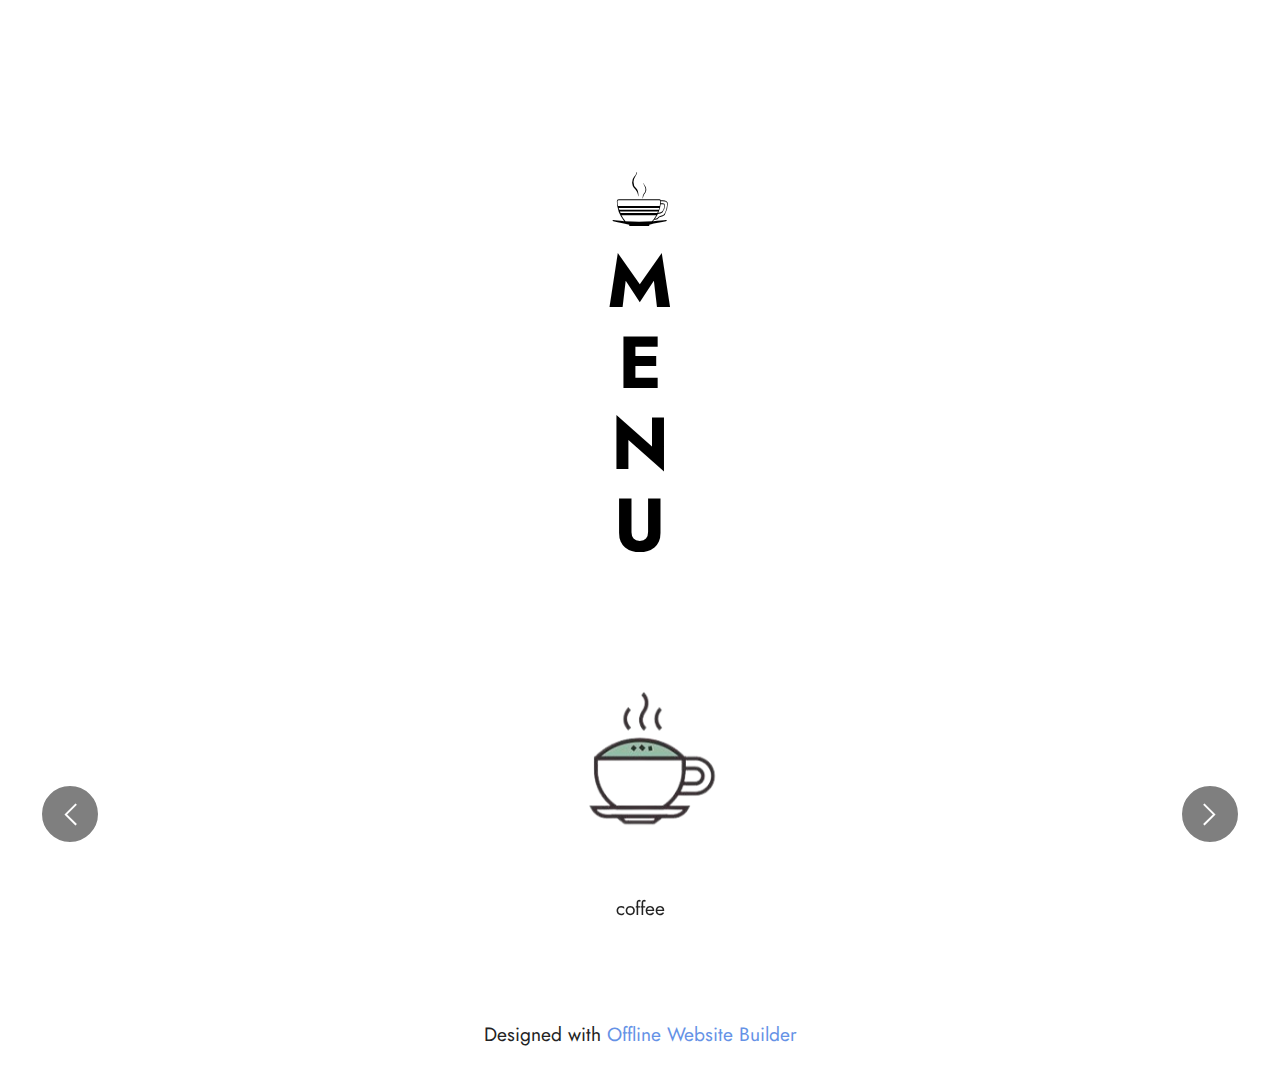
<file: index.html>
<!DOCTYPE html>
<html  >
<head>
  <!-- Site made with Mobirise Website Builder v5.8.6, https://mobirise.com -->
  <meta charset="UTF-8">
  <meta http-equiv="X-UA-Compatible" content="IE=edge">
  <meta name="generator" content="Mobirise v5.8.6, mobirise.com">
  <meta name="viewport" content="width=device-width, initial-scale=1, minimum-scale=1">
  <link rel="shortcut icon" href="assets/images/logo5.png" type="image/x-icon">
  <meta name="description" content="">
  
  
  <title>Home</title>
  <link rel="stylesheet" href="assets/web/assets/mobirise-icons2/mobirise2.css">
  <link rel="stylesheet" href="assets/bootstrap/css/bootstrap.min.css">
  <link rel="stylesheet" href="assets/bootstrap/css/bootstrap-grid.min.css">
  <link rel="stylesheet" href="assets/bootstrap/css/bootstrap-reboot.min.css">
  <link rel="stylesheet" href="assets/theme/css/style.css">
  <link rel="preload" href="https://fonts.googleapis.com/css?family=Jost:100,200,300,400,500,600,700,800,900,100i,200i,300i,400i,500i,600i,700i,800i,900i&display=swap" as="style" onload="this.onload=null;this.rel='stylesheet'">
  <noscript><link rel="stylesheet" href="https://fonts.googleapis.com/css?family=Jost:100,200,300,400,500,600,700,800,900,100i,200i,300i,400i,500i,600i,700i,800i,900i&display=swap"></noscript>
  <link rel="preload" as="style" href="assets/mobirise/css/mbr-additional.css"><link rel="stylesheet" href="assets/mobirise/css/mbr-additional.css" type="text/css">

  
  
  
</head>
<body>
  
  <section data-bs-version="5.1" class="header10 cid-tCh1yjXAVl" id="header10-3">

    

    
    

    <div class="align-center container-fluid">
        <div class="row justify-content-center">
            <div class="col-md-12 col-lg-9">
                <h1 class="mbr-section-title mbr-fonts-style mb-3 display-1"><strong><br></strong>☕︎<br><strong>M</strong><br><strong>E</strong><br><strong>N</strong><br><strong>U</strong><br></h1>
                
                
                
            </div>
        </div>
    </div>
</section>

<section data-bs-version="5.1" class="people5 mbr-embla cid-tCh7k32I3K" id="people5-d">

    

    
    

    <div class="position-relative text-center">
        

        <div class="embla" data-skip-snaps="true" data-align="center" data-loop="true" data-auto-play-interval="5" data-draggable="true">
            <div class="embla__viewport container-fluid">
                <div class="embla__container">
                    <div class="embla__slide slider-image item active" style="margin-left: 7rem; margin-right: 7rem;">
                        <div class="user">
                            <div class="user_image">
                                <div class="item-wrapper position-relative">
                                    
                                <a href="coffee.html"><img src="assets/images/89fd07258c518401b65b8978c0d9ac1d-removebg-preview.png" alt="Mobirise Website Builder" data-slide-to="0" data-bs-slide-to="0"></a></div>
                            </div>
                            <div class="user_text mb-4">
                                <p class="mbr-fonts-style display-7">
                                    <a href="coffee.html" class="text-black text-primary">coffee</a></p>
                            </div>
                            
                            
                        </div>
                    </div><div class="embla__slide slider-image item" style="margin-left: 7rem; margin-right: 7rem;">
                        <div class="user">
                            <div class="user_image">
                                <div class="item-wrapper position-relative">
                                    
                                <a href="tea.html"><img src="assets/images/89fd07258c518401b65b8978c0d9ac1d-copy-copy-removebg-preview.png" alt="Mobirise Website Builder" data-slide-to="1" data-bs-slide-to="1"></a></div>
                            </div>
                            <div class="user_text mb-4">
                                <p class="mbr-fonts-style display-7"><a href="tea.html" class="text-primary">tea</a></p>
                            </div>
                            
                            
                        </div>
                    </div><div class="embla__slide slider-image item" style="margin-left: 7rem; margin-right: 7rem;">
                        <div class="user">
                            <div class="user_image">
                                <div class="item-wrapper position-relative">
                                    
                                <a href="cocktails.html"><img src="assets/images/89fd07258c518401b65b8978c0d9ac1d-copy-copy-2-removebg-preview.png" alt="Mobirise Website Builder" data-slide-to="2" data-bs-slide-to="2"></a></div>
                            </div>
                            <div class="user_text mb-4">
                                <p class="mbr-fonts-style display-7">
                                    <a href="cocktails.html" class="text-black">cocktails</a></p>
                            </div>
                            
                            
                        </div>
                    </div><div class="embla__slide slider-image item" style="margin-left: 7rem; margin-right: 7rem;">
                        <div class="user">
                            <div class="user_image">
                                <div class="item-wrapper position-relative">
                                    
                                <a href="beverages.html" target="false"></a><a href="refreshments.html"><img src="assets/images/89fd07258c518401b65b8978c0d9ac1d-copy-copy-2-a-removebg-preview.png" alt="Mobirise Website Builder" data-slide-to="3" data-bs-slide-to="3"></a></div>
                            </div>
                            <div class="user_text mb-4">
                                <p class="mbr-fonts-style display-7"><a href="refreshments.html" class="text-black text-primary">refreshments</a></p>
                            </div>
                            
                            
                        </div>
                    </div>
                    
                    
                </div>
            </div>
            <button class="embla__button embla__button--prev">
                <span class="mobi-mbri mobi-mbri-arrow-prev mbr-iconfont" aria-hidden="true"></span>
                <span class="sr-only visually-hidden visually-hidden">Previous</span>
            </button>
            <button class="embla__button embla__button--next">
                <span class="mobi-mbri mobi-mbri-arrow-next mbr-iconfont" aria-hidden="true"></span>
                <span class="sr-only visually-hidden visually-hidden">Next</span>
            </button>
        </div>
    </div>
</section><section class="display-7" style="padding: 0;align-items: center;justify-content: center;flex-wrap: wrap;    align-content: center;display: flex;position: relative;height: 4rem;"><a href="https://mobiri.se/2655865" style="flex: 1 1;height: 4rem;position: absolute;width: 100%;z-index: 1;"><img alt="" style="height: 4rem;" src="[data-uri]"></a><p style="margin: 0;text-align: center;" class="display-7">Designed with &#8204;</p><a style="z-index:1" href="https://mobirise.com/offline-website-builder.html">Offline Website Builder</a></section><script src="assets/bootstrap/js/bootstrap.bundle.min.js"></script>  <script src="assets/smoothscroll/smooth-scroll.js"></script>  <script src="assets/ytplayer/index.js"></script>  <script src="assets/embla/embla.min.js"></script>  <script src="assets/embla/script.js"></script>  <script src="assets/theme/js/script.js"></script>  
  
  
</body>
</html>
</file>
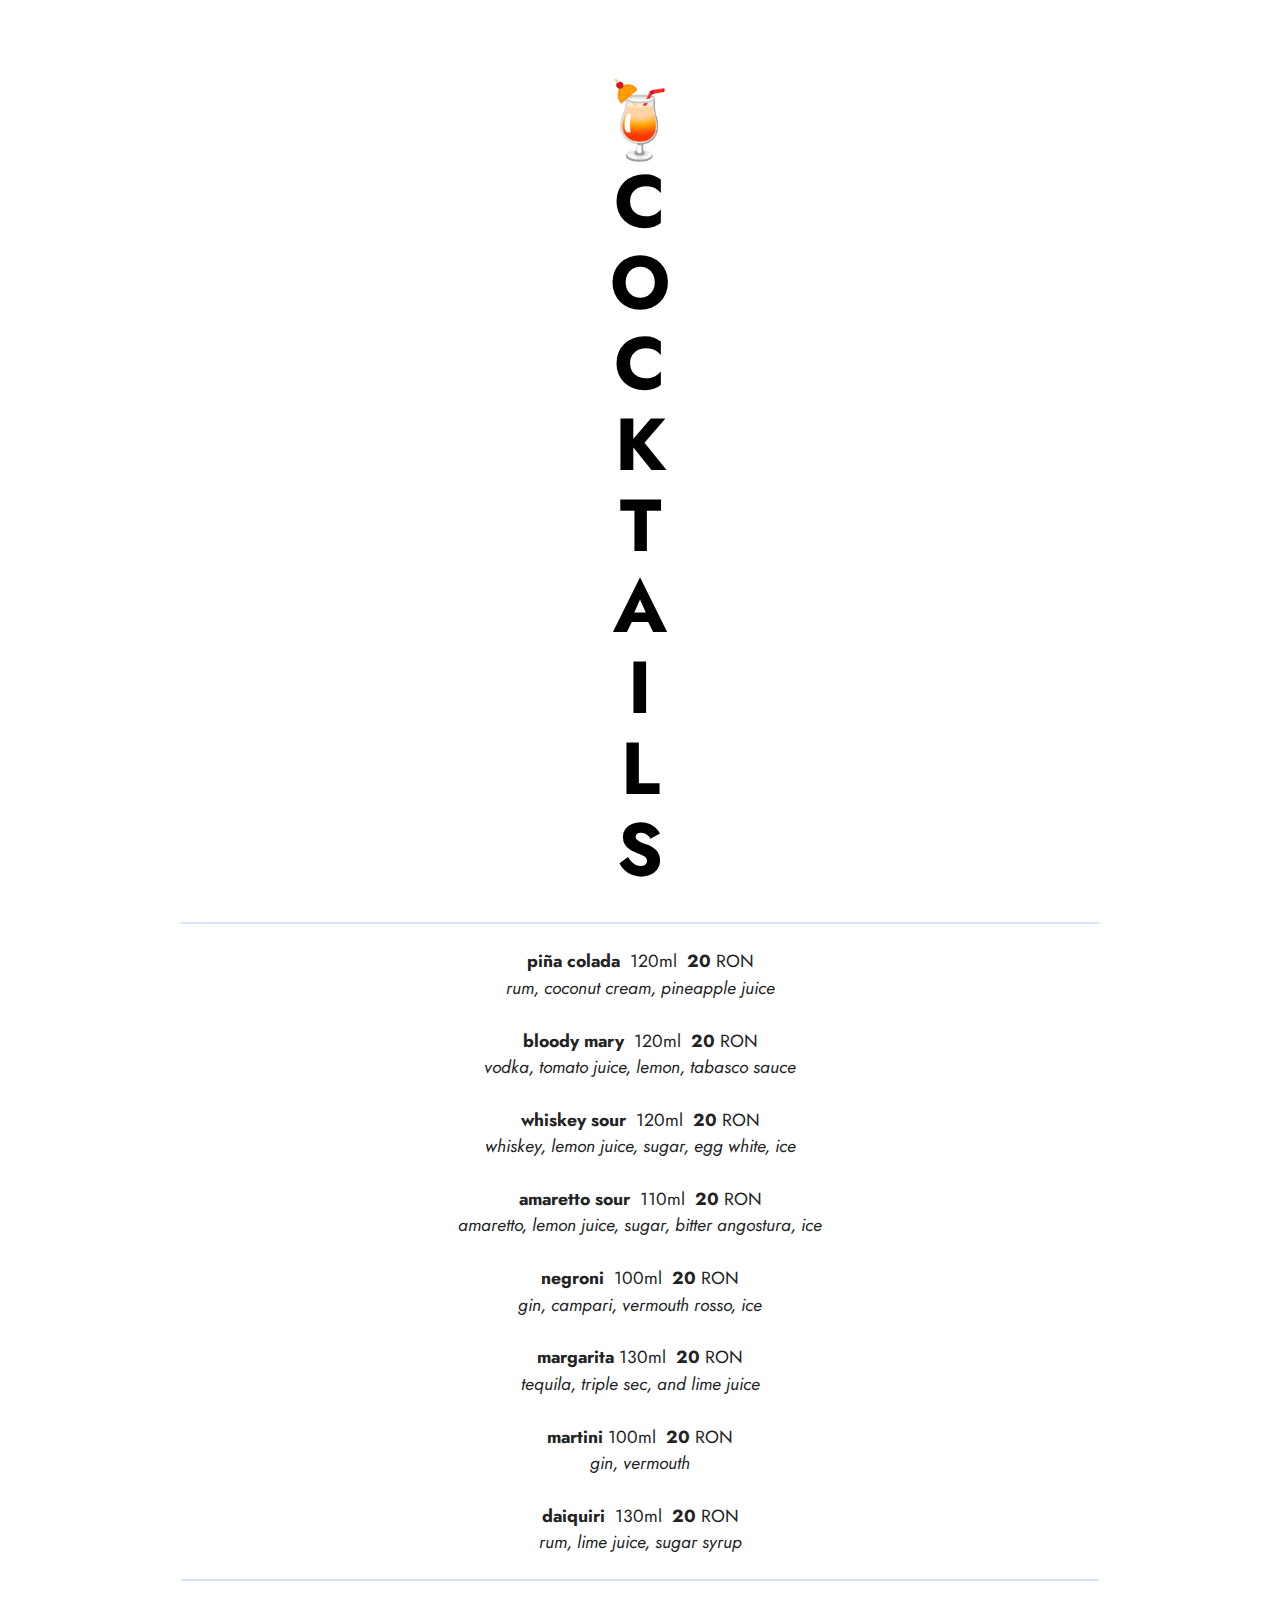
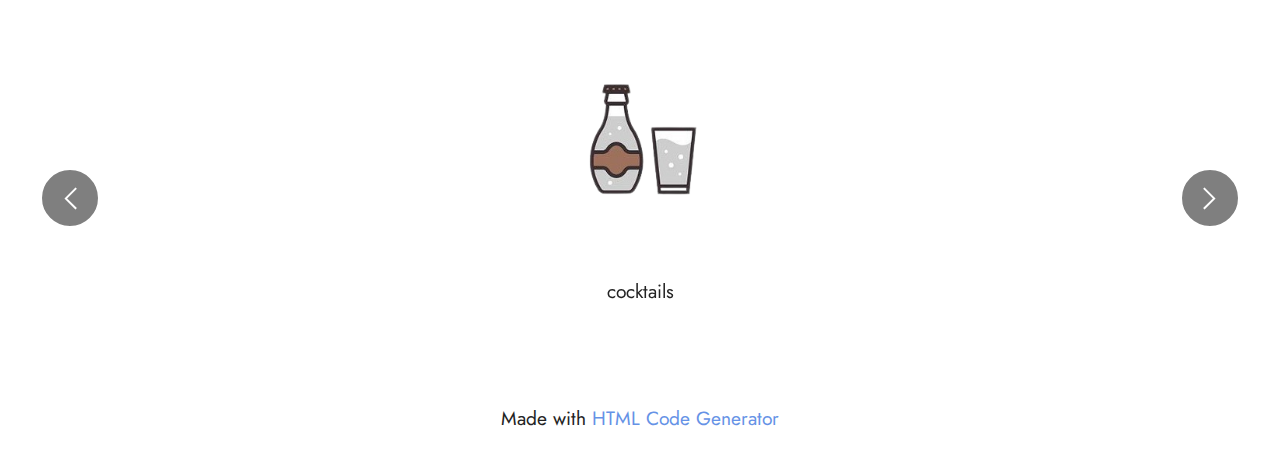
<file: cocktails.html>
<!DOCTYPE html>
<html  >
<head>
  <!-- Site made with Mobirise Website Builder v5.8.6, https://mobirise.com -->
  <meta charset="UTF-8">
  <meta http-equiv="X-UA-Compatible" content="IE=edge">
  <meta name="generator" content="Mobirise v5.8.6, mobirise.com">
  <meta name="viewport" content="width=device-width, initial-scale=1, minimum-scale=1">
  <link rel="shortcut icon" href="assets/images/logo5.png" type="image/x-icon">
  <meta name="description" content="">
  
  
  <title>cocktails</title>
  <link rel="stylesheet" href="assets/web/assets/mobirise-icons2/mobirise2.css">
  <link rel="stylesheet" href="assets/bootstrap/css/bootstrap.min.css">
  <link rel="stylesheet" href="assets/bootstrap/css/bootstrap-grid.min.css">
  <link rel="stylesheet" href="assets/bootstrap/css/bootstrap-reboot.min.css">
  <link rel="stylesheet" href="assets/theme/css/style.css">
  <link rel="preload" href="https://fonts.googleapis.com/css?family=Jost:100,200,300,400,500,600,700,800,900,100i,200i,300i,400i,500i,600i,700i,800i,900i&display=swap" as="style" onload="this.onload=null;this.rel='stylesheet'">
  <noscript><link rel="stylesheet" href="https://fonts.googleapis.com/css?family=Jost:100,200,300,400,500,600,700,800,900,100i,200i,300i,400i,500i,600i,700i,800i,900i&display=swap"></noscript>
  <link rel="preload" as="style" href="assets/mobirise/css/mbr-additional.css"><link rel="stylesheet" href="assets/mobirise/css/mbr-additional.css" type="text/css">

  
  
  
</head>
<body>
  
  <section data-bs-version="5.1" class="header10 cid-tCqCFmRjb0" id="header10-v">

    

    
    

    <div class="align-center container-fluid">
        <div class="row justify-content-center">
            <div class="col-md-12 col-lg-9">
                <h1 class="mbr-section-title mbr-fonts-style mb-3 display-1"><strong><br></strong>🍹<br><strong>C</strong><br><strong>O</strong><br><strong>C</strong><br><strong>K</strong><br><strong>T</strong><br><strong>A</strong><br><strong>I</strong><br><strong>L</strong><br><strong>S</strong></h1>
                
                
                
            </div>
        </div>
    </div>
</section>

<section data-bs-version="5.1" class="content6 cid-tCqCFnxvl0" id="content6-w">
    
    <div class="container">
        <div class="row justify-content-center">
            <div class="col-md-12 col-lg-10">
                <hr class="line">
                <p class="mbr-text align-center mbr-fonts-style my-4 display-4"><strong>piña colada&nbsp;</strong>&nbsp;120ml&nbsp;&nbsp;<strong>20</strong> RON<br><em>
rum, coconut cream, pineapple juice</em><br>
<br><strong>bloody mary&nbsp;&nbsp;</strong>120ml&nbsp;&nbsp;<strong>20&nbsp;</strong>RON
<br><em>vodka, tomato juice, lemon, tabasco sauce<br></em><br><strong>whiskey sour</strong>&nbsp; 120ml&nbsp;&nbsp;<strong>20</strong> RON
<br><em>whiskey, lemon juice, sugar, egg white, ice</em><br><br><strong>amaretto sour</strong>&nbsp; 110ml&nbsp; <strong>20</strong> RON<br><em>amaretto, lemon juice, sugar, bitter angostura, ice<br></em>
<br><strong>negroni</strong>&nbsp; 100ml&nbsp;&nbsp;<strong>20</strong>&nbsp;RON
<br><em>gin, campari, vermouth rosso, ice<br></em>
<br><strong>margarita</strong>  130ml&nbsp;&nbsp;<strong>20</strong> RON 
<br><em>tequila, triple sec, and lime juice<br></em>
<br><strong>martini</strong>  100ml&nbsp;&nbsp;<strong>20</strong>&nbsp;RON
<br><em>gin, vermouth<br></em>
<br><strong>daiquiri</strong>&nbsp; 130ml&nbsp;&nbsp;<strong>20</strong> RON
<br><em>rum, lime juice, sugar syrup</em><br></p>
                <hr class="line">
            </div>
        </div>
    </div>
</section>

<section data-bs-version="5.1" class="people5 mbr-embla cid-tCqCFo8rit" id="people5-x">

    

    
    

    <div class="position-relative text-center">
        

        <div class="embla" data-skip-snaps="true" data-align="center" data-loop="true" data-auto-play-interval="5" data-draggable="true">
            <div class="embla__viewport container-fluid">
                <div class="embla__container">
                    <div class="embla__slide slider-image item active" style="margin-left: 7rem; margin-right: 7rem;">
                        <div class="user">
                            <div class="user_image">
                                <div class="item-wrapper position-relative">
                                    
                                <a href="cocktails.html" target="false"></a><a href="cocktails.html"><img src="assets/images/89fd07258c518401b65b8978c0d9ac1d-copy-copy-2-removebg-preview.png" alt="Mobirise Website Builder" data-slide-to="1" data-bs-slide-to="1"></a></div>
                            </div>
                            <div class="user_text mb-4">
                                <p class="mbr-fonts-style display-7">
                                    <a href="cocktails.html" class="text-black">cocktails</a></p>
                            </div>
                            
                            
                        </div>
                    </div><div class="embla__slide slider-image item" style="margin-left: 7rem; margin-right: 7rem;">
                        <div class="user">
                            <div class="user_image">
                                <div class="item-wrapper position-relative">
                                    
                                <a href="beverages.html" target="false"></a><a href="refreshments.html"><img src="assets/images/89fd07258c518401b65b8978c0d9ac1d-copy-copy-2-a-removebg-preview.png" alt="Mobirise Website Builder" data-slide-to="2" data-bs-slide-to="2"></a></div>
                            </div>
                            <div class="user_text mb-4">
                                <p class="mbr-fonts-style display-7"><a href="refreshments.html" class="text-black text-primary">refreshments</a></p>
                            </div>
                            
                            
                        </div>
                    </div><div class="embla__slide slider-image item" style="margin-left: 7rem; margin-right: 7rem;">
                        <div class="user">
                            <div class="user_image">
                                <div class="item-wrapper position-relative">
                                    
                                <a href="coffee.html" target="false"></a><a href="coffee.html"><img src="assets/images/89fd07258c518401b65b8978c0d9ac1d-removebg-preview.png" alt="Mobirise Website Builder" data-slide-to="3" data-bs-slide-to="3"></a></div>
                            </div>
                            <div class="user_text mb-4">
                                <p class="mbr-fonts-style display-7">
                                    <a href="coffee.html" class="text-black text-primary">coffee</a></p>
                            </div>
                            
                            
                        </div>
                    </div><div class="embla__slide slider-image item" style="margin-left: 7rem; margin-right: 7rem;">
                        <div class="user">
                            <div class="user_image">
                                <div class="item-wrapper position-relative">
                                    
                                <a href="tea.html" target="false"></a><a href="tea.html"><img src="assets/images/89fd07258c518401b65b8978c0d9ac1d-copy-copy-removebg-preview.png" alt="Mobirise Website Builder" data-slide-to="1" data-bs-slide-to="1"></a></div>
                            </div>
                            <div class="user_text mb-4">
                                <p class="mbr-fonts-style display-7"><a href="tea.html" class="text-black">tea</a></p>
                            </div>
                            
                            
                        </div>
                    </div>
                    
                    
                </div>
            </div>
            <button class="embla__button embla__button--prev">
                <span class="mobi-mbri mobi-mbri-arrow-prev mbr-iconfont" aria-hidden="true"></span>
                <span class="sr-only visually-hidden visually-hidden">Previous</span>
            </button>
            <button class="embla__button embla__button--next">
                <span class="mobi-mbri mobi-mbri-arrow-next mbr-iconfont" aria-hidden="true"></span>
                <span class="sr-only visually-hidden visually-hidden">Next</span>
            </button>
        </div>
    </div>
</section><section class="display-7" style="padding: 0;align-items: center;justify-content: center;flex-wrap: wrap;    align-content: center;display: flex;position: relative;height: 4rem;"><a href="https://mobiri.se/2655865" style="flex: 1 1;height: 4rem;position: absolute;width: 100%;z-index: 1;"><img alt="" style="height: 4rem;" src="[data-uri]"></a><p style="margin: 0;text-align: center;" class="display-7">Made with  &#8204;</p><a style="z-index:1" href="https://mobirise.com/builder/html-code-generator.html">HTML Code Generator</a></section><script src="assets/bootstrap/js/bootstrap.bundle.min.js"></script>  <script src="assets/smoothscroll/smooth-scroll.js"></script>  <script src="assets/ytplayer/index.js"></script>  <script src="assets/embla/embla.min.js"></script>  <script src="assets/embla/script.js"></script>  <script src="assets/theme/js/script.js"></script>  
  
  
</body>
</html>
</file>
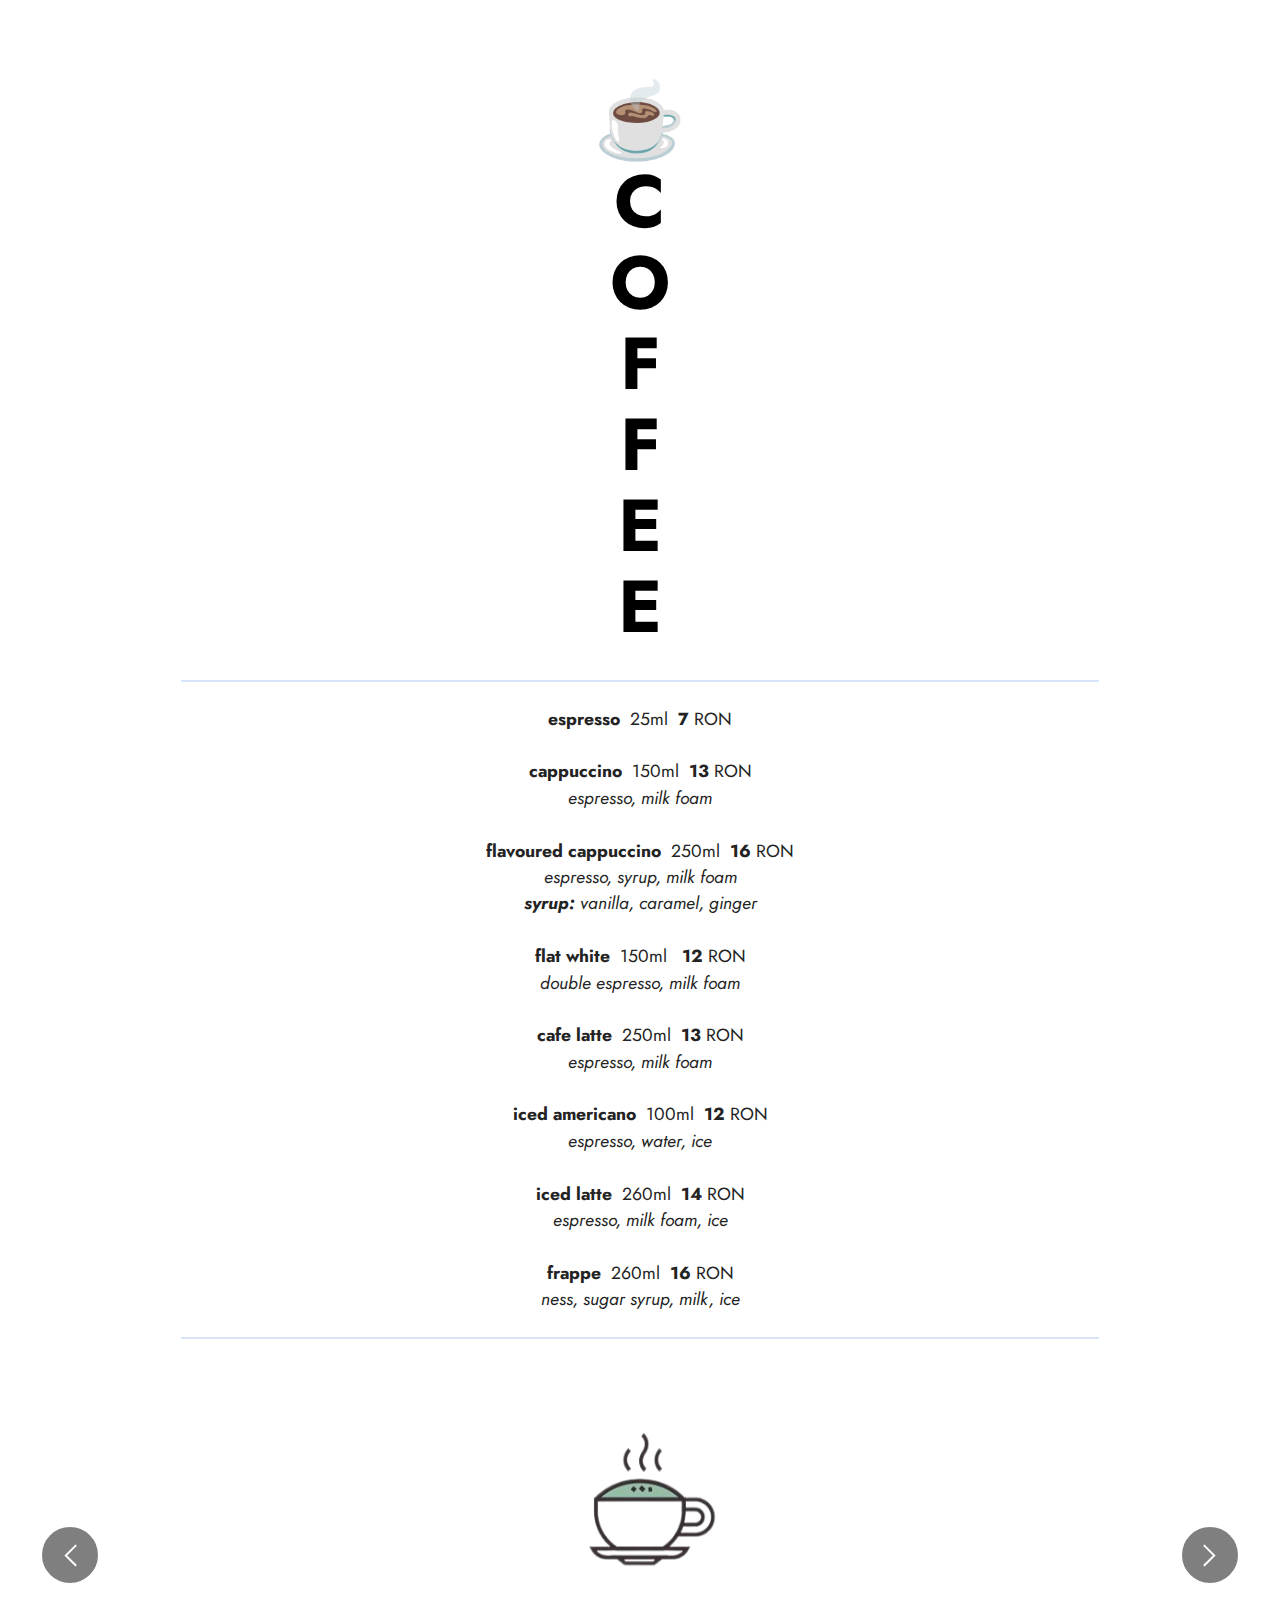
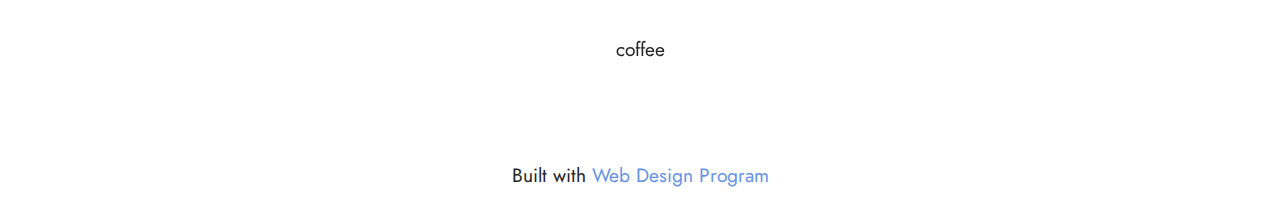
<file: coffee.html>
<!DOCTYPE html>
<html  >
<head>
  <!-- Site made with Mobirise Website Builder v5.8.6, https://mobirise.com -->
  <meta charset="UTF-8">
  <meta http-equiv="X-UA-Compatible" content="IE=edge">
  <meta name="generator" content="Mobirise v5.8.6, mobirise.com">
  <meta name="viewport" content="width=device-width, initial-scale=1, minimum-scale=1">
  <link rel="shortcut icon" href="assets/images/logo5.png" type="image/x-icon">
  <meta name="description" content="">
  
  
  <title>coffee</title>
  <link rel="stylesheet" href="assets/web/assets/mobirise-icons2/mobirise2.css">
  <link rel="stylesheet" href="assets/bootstrap/css/bootstrap.min.css">
  <link rel="stylesheet" href="assets/bootstrap/css/bootstrap-grid.min.css">
  <link rel="stylesheet" href="assets/bootstrap/css/bootstrap-reboot.min.css">
  <link rel="stylesheet" href="assets/theme/css/style.css">
  <link rel="preload" href="https://fonts.googleapis.com/css?family=Jost:100,200,300,400,500,600,700,800,900,100i,200i,300i,400i,500i,600i,700i,800i,900i&display=swap" as="style" onload="this.onload=null;this.rel='stylesheet'">
  <noscript><link rel="stylesheet" href="https://fonts.googleapis.com/css?family=Jost:100,200,300,400,500,600,700,800,900,100i,200i,300i,400i,500i,600i,700i,800i,900i&display=swap"></noscript>
  <link rel="preload" as="style" href="assets/mobirise/css/mbr-additional.css"><link rel="stylesheet" href="assets/mobirise/css/mbr-additional.css" type="text/css">

  
  
  
</head>
<body>
  
  <section data-bs-version="5.1" class="header10 cid-tCqBmDxnC4" id="header10-j">

    

    
    

    <div class="align-center container-fluid">
        <div class="row justify-content-center">
            <div class="col-md-12 col-lg-9">
                <h1 class="mbr-section-title mbr-fonts-style mb-3 display-1"><strong><br></strong>☕<br><strong>C</strong><br><strong>O</strong><br><strong>F</strong><br><strong>F</strong><br><strong>E</strong><br><strong>E</strong></h1>
                
                
                
            </div>
        </div>
    </div>
</section>

<section data-bs-version="5.1" class="content6 cid-tCqBmGczHM" id="content6-l">
    
    <div class="container">
        <div class="row justify-content-center">
            <div class="col-md-12 col-lg-10">
                <hr class="line">
                <p class="mbr-text align-center mbr-fonts-style my-4 display-4"><strong>espresso&nbsp;</strong>&nbsp;25ml&nbsp;&nbsp;<strong>7</strong> RON
<br>
<br><strong>cappuccino&nbsp;&nbsp;</strong>150ml&nbsp;&nbsp;<strong>13 </strong>RON
<br><em>espresso, milk foam
<br></em>
<br><strong>flavoured cappuccino</strong>&nbsp; 250ml&nbsp;&nbsp;<strong>16</strong> RON
<br><em>espresso, syrup, milk foam
<br><strong>syrup:</strong> vanilla, caramel, ginger
<br></em>
<br><strong>flat white</strong>&nbsp; 150ml&nbsp; &nbsp;<strong>12</strong> RON
<br><em>double espresso, milk foam
<br></em>
<br><strong>cafe latte</strong>&nbsp; 250ml&nbsp; <strong>13</strong> RON 
<br><em>espresso, milk foam
<br></em>
<br><strong>iced americano</strong>&nbsp; 100ml&nbsp;&nbsp;<strong>12</strong>&nbsp;RON
<br><em>espresso, water, ice
<br></em>
<br><strong>iced latte</strong>&nbsp; 260ml&nbsp;&nbsp;<strong>14</strong> RON
<br><em>espresso, milk foam, ice
<br></em>
<br><strong>frappe</strong>&nbsp; 260ml&nbsp;&nbsp;<strong>16</strong>&nbsp;RON
<br><em>ness, sugar syrup, milk, ice</em></p>
                <hr class="line">
            </div>
        </div>
    </div>
</section>

<section data-bs-version="5.1" class="people5 mbr-embla cid-tCqBmEqTFA" id="people5-k">

    

    
    

    <div class="position-relative text-center">
        

        <div class="embla" data-skip-snaps="true" data-align="center" data-loop="true" data-auto-play-interval="5" data-draggable="true">
            <div class="embla__viewport container-fluid">
                <div class="embla__container">
                    <div class="embla__slide slider-image item active" style="margin-left: 7rem; margin-right: 7rem;">
                        <div class="user">
                            <div class="user_image">
                                <div class="item-wrapper position-relative">
                                    
                                <a href="coffee.html" target="false"></a><a href="coffee.html"><img src="assets/images/89fd07258c518401b65b8978c0d9ac1d-removebg-preview.png" alt="Mobirise Website Builder" data-slide-to="0" data-bs-slide-to="0"></a></div>
                            </div>
                            <div class="user_text mb-4">
                                <p class="mbr-fonts-style display-7">
                                    <a href="coffee.html" class="text-black text-primary">coffee</a></p>
                            </div>
                            
                            
                        </div>
                    </div><div class="embla__slide slider-image item" style="margin-left: 7rem; margin-right: 7rem;">
                        <div class="user">
                            <div class="user_image">
                                <div class="item-wrapper position-relative">
                                    
                                <a href="tea.html" target="false"></a><a href="tea.html"><img src="assets/images/89fd07258c518401b65b8978c0d9ac1d-copy-copy-removebg-preview.png" alt="Mobirise Website Builder" data-slide-to="1" data-bs-slide-to="1"></a></div>
                            </div>
                            <div class="user_text mb-4">
                                <p class="mbr-fonts-style display-7"><a href="tea.html" class="text-black text-primary">tea</a></p>
                            </div>
                            
                            
                        </div>
                    </div><div class="embla__slide slider-image item" style="margin-left: 7rem; margin-right: 7rem;">
                        <div class="user">
                            <div class="user_image">
                                <div class="item-wrapper position-relative">
                                    
                                <a href="cocktails.html" target="false"></a><a href="cocktails.html"><img src="assets/images/89fd07258c518401b65b8978c0d9ac1d-copy-copy-2-removebg-preview.png" alt="Mobirise Website Builder" data-slide-to="2" data-bs-slide-to="2"></a></div>
                            </div>
                            <div class="user_text mb-4">
                                <p class="mbr-fonts-style display-7">
                                    <a href="cocktails.html" class="text-black text-primary">cocktails</a></p>
                            </div>
                            
                            
                        </div>
                    </div><div class="embla__slide slider-image item" style="margin-left: 7rem; margin-right: 7rem;">
                        <div class="user">
                            <div class="user_image">
                                <div class="item-wrapper position-relative">
                                    
                                <a href="beverages.html" target="false"></a><a href="refreshments.html"><img src="assets/images/89fd07258c518401b65b8978c0d9ac1d-copy-copy-2-a-removebg-preview.png" alt="Mobirise Website Builder" data-slide-to="3" data-bs-slide-to="3"></a></div>
                            </div>
                            <div class="user_text mb-4">
                                <p class="mbr-fonts-style display-7"><a href="refreshments.html" class="text-black text-primary">refreshments</a></p>
                            </div>
                            
                            
                        </div>
                    </div>
                    
                    
                </div>
            </div>
            <button class="embla__button embla__button--prev">
                <span class="mobi-mbri mobi-mbri-arrow-prev mbr-iconfont" aria-hidden="true"></span>
                <span class="sr-only visually-hidden visually-hidden">Previous</span>
            </button>
            <button class="embla__button embla__button--next">
                <span class="mobi-mbri mobi-mbri-arrow-next mbr-iconfont" aria-hidden="true"></span>
                <span class="sr-only visually-hidden visually-hidden">Next</span>
            </button>
        </div>
    </div>
</section><section class="display-7" style="padding: 0;align-items: center;justify-content: center;flex-wrap: wrap;    align-content: center;display: flex;position: relative;height: 4rem;"><a href="https://mobiri.se/2655865" style="flex: 1 1;height: 4rem;position: absolute;width: 100%;z-index: 1;"><img alt="" style="height: 4rem;" src="[data-uri]"></a><p style="margin: 0;text-align: center;" class="display-7">Built with &#8204;</p><a style="z-index:1" href="https://mobirise.com/builder/web-design-program.html">Web Design Program</a></section><script src="assets/bootstrap/js/bootstrap.bundle.min.js"></script>  <script src="assets/smoothscroll/smooth-scroll.js"></script>  <script src="assets/ytplayer/index.js"></script>  <script src="assets/embla/embla.min.js"></script>  <script src="assets/embla/script.js"></script>  <script src="assets/theme/js/script.js"></script>  
  
  
</body>
</html>
</file>
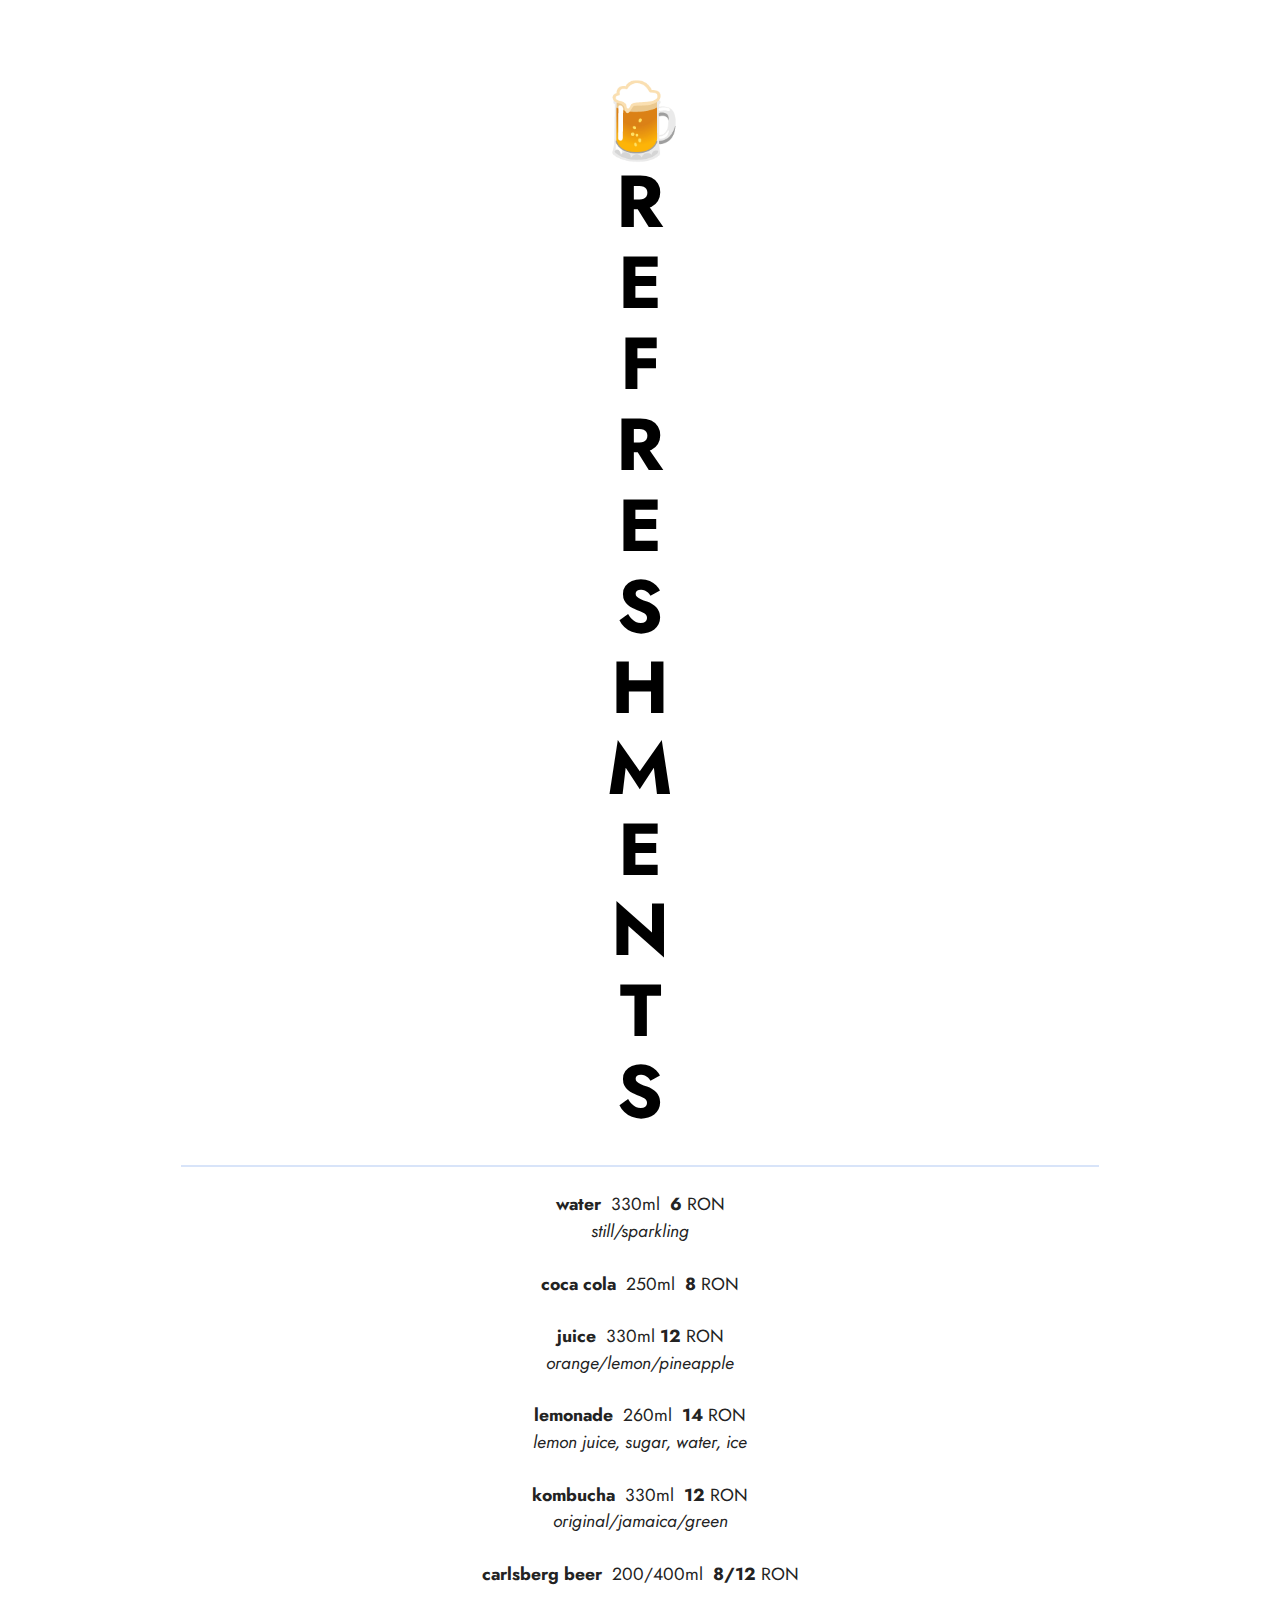
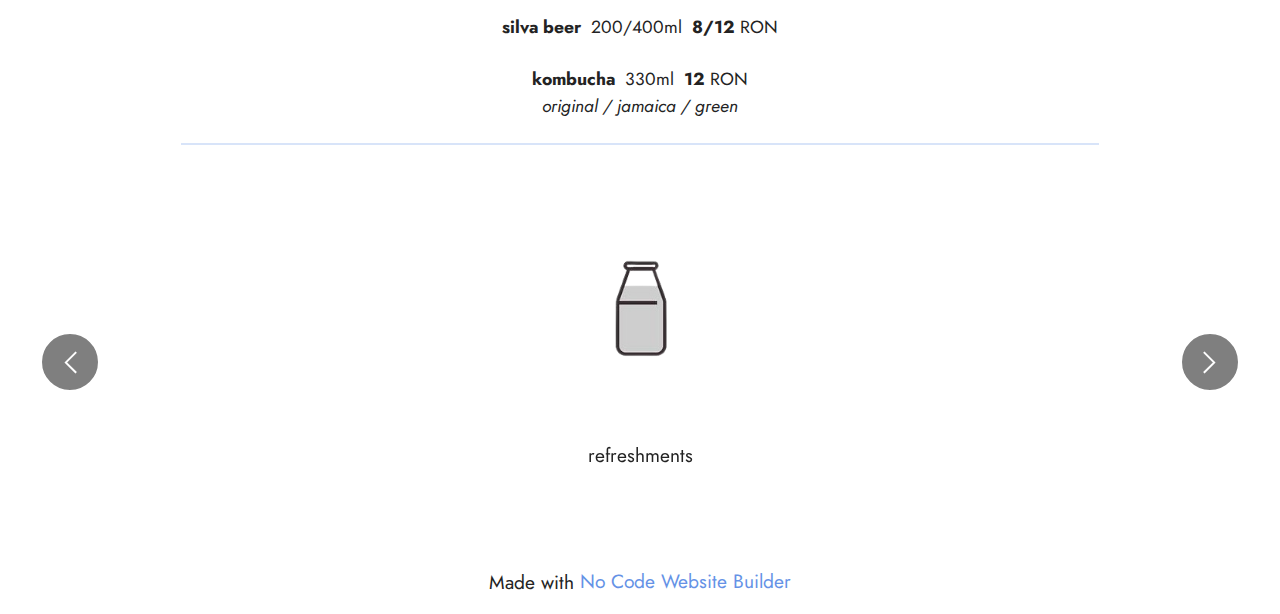
<file: refreshments.html>
<!DOCTYPE html>
<html  >
<head>
  <!-- Site made with Mobirise Website Builder v5.8.6, https://mobirise.com -->
  <meta charset="UTF-8">
  <meta http-equiv="X-UA-Compatible" content="IE=edge">
  <meta name="generator" content="Mobirise v5.8.6, mobirise.com">
  <meta name="viewport" content="width=device-width, initial-scale=1, minimum-scale=1">
  <link rel="shortcut icon" href="assets/images/logo5.png" type="image/x-icon">
  <meta name="description" content="">
  
  
  <title>refreshments</title>
  <link rel="stylesheet" href="assets/web/assets/mobirise-icons2/mobirise2.css">
  <link rel="stylesheet" href="assets/bootstrap/css/bootstrap.min.css">
  <link rel="stylesheet" href="assets/bootstrap/css/bootstrap-grid.min.css">
  <link rel="stylesheet" href="assets/bootstrap/css/bootstrap-reboot.min.css">
  <link rel="stylesheet" href="assets/theme/css/style.css">
  <link rel="preload" href="https://fonts.googleapis.com/css?family=Jost:100,200,300,400,500,600,700,800,900,100i,200i,300i,400i,500i,600i,700i,800i,900i&display=swap" as="style" onload="this.onload=null;this.rel='stylesheet'">
  <noscript><link rel="stylesheet" href="https://fonts.googleapis.com/css?family=Jost:100,200,300,400,500,600,700,800,900,100i,200i,300i,400i,500i,600i,700i,800i,900i&display=swap"></noscript>
  <link rel="preload" as="style" href="assets/mobirise/css/mbr-additional.css"><link rel="stylesheet" href="assets/mobirise/css/mbr-additional.css" type="text/css">

  
  
  
</head>
<body>
  
  <section data-bs-version="5.1" class="header10 cid-tCqCEIhe8S" id="header10-s">

    

    
    

    <div class="align-center container-fluid">
        <div class="row justify-content-center">
            <div class="col-md-12 col-lg-9">
                <h1 class="mbr-section-title mbr-fonts-style mb-3 display-1"><strong><br></strong>🍺<br><strong>R</strong><br><strong>E</strong><br><strong>F</strong><br><strong>R</strong><br><strong>E</strong><br><strong>S</strong><br><strong>H</strong><br><strong>M</strong><br><strong>E</strong><br><strong>N</strong><br><strong>T</strong><br><strong>S</strong></h1>
                
                
                
            </div>
        </div>
    </div>
</section>

<section data-bs-version="5.1" class="content6 cid-tCqCEJ7hsK" id="content6-t">
    
    <div class="container">
        <div class="row justify-content-center">
            <div class="col-md-12 col-lg-10">
                <hr class="line">
                <p class="mbr-text align-center mbr-fonts-style my-4 display-4"><strong>water&nbsp;</strong>&nbsp;330ml&nbsp;&nbsp;<strong>6</strong> RON<br>
<em>still/sparkling<br></em>
<br><strong>coca cola&nbsp;&nbsp;</strong>250ml&nbsp;&nbsp;<strong>8 </strong>RON
<br><strong><br>juice</strong>&nbsp; 330ml  <strong>12</strong> RON
<br><em>orange/lemon/pineapple<br></em>
<br><strong>lemonade</strong>&nbsp; 260ml&nbsp;&nbsp;<strong>14</strong> RON
<br><em>lemon juice, sugar, water, ice</em><br><br><strong>kombucha</strong>&nbsp; 330ml&nbsp; <strong>12</strong> RON
<br><em>original/jamaica/</em><em>green<br></em>
<br><strong>carlsberg beer</strong>&nbsp; 200/400ml&nbsp;&nbsp;<strong>8/12</strong> RON<br><br><strong> 
silva beer</strong>&nbsp; 200/400ml&nbsp; <strong>8/12</strong> RON<br><br><strong>kombucha</strong>&nbsp; 330ml&nbsp;&nbsp;<strong>12</strong> RON
<br><em>original / jamaica / green</em><br></p>
                <hr class="line">
            </div>
        </div>
    </div>
</section>

<section data-bs-version="5.1" class="people5 mbr-embla cid-tCqCEK1wnT" id="people5-u">

    

    
    

    <div class="position-relative text-center">
        

        <div class="embla" data-skip-snaps="true" data-align="center" data-loop="true" data-auto-play-interval="5" data-draggable="true">
            <div class="embla__viewport container-fluid">
                <div class="embla__container">
                    <div class="embla__slide slider-image item active" style="margin-left: 7rem; margin-right: 7rem;">
                        <div class="user">
                            <div class="user_image">
                                <div class="item-wrapper position-relative">
                                    
                                <a href="cocktails.html" target="false"></a><a href="refreshments.html" target="false"></a><a href="refreshments.html" target="false"></a><a href="refreshments.html" target="false"></a><a href="refreshments.html"><img src="assets/images/89fd07258c518401b65b8978c0d9ac1d-copy-copy-2-a-removebg-preview.png" alt="Mobirise Website Builder" data-slide-to="4" data-bs-slide-to="4"></a></div>
                            </div>
                            <div class="user_text mb-4">
                                <p class="mbr-fonts-style display-7"><a href="refreshments.html" class="text-black">refreshments</a></p>
                            </div>
                            
                            
                        </div>
                    </div><div class="embla__slide slider-image item" style="margin-left: 7rem; margin-right: 7rem;">
                        <div class="user">
                            <div class="user_image">
                                <div class="item-wrapper position-relative">
                                    
                                <a href="coffee.html" target="false"></a><a href="coffee.html" target="false"></a><a href="coffee.html"><img src="assets/images/89fd07258c518401b65b8978c0d9ac1d-removebg-preview.png" alt="Mobirise Website Builder" data-slide-to="0" data-bs-slide-to="0"></a></div>
                            </div>
                            <div class="user_text mb-4">
                                <p class="mbr-fonts-style display-7"><a href="coffee.html" class="text-black">coffee</a></p>
                            </div>
                            
                            
                        </div>
                    </div><div class="embla__slide slider-image item" style="margin-left: 7rem; margin-right: 7rem;">
                        <div class="user">
                            <div class="user_image">
                                <div class="item-wrapper position-relative">
                                    
                                <a href="coffee.html" target="false"></a><a href="tea.html" target="false"></a><a href="tea.html" target="false"></a><a href="tea.html"><img src="assets/images/89fd07258c518401b65b8978c0d9ac1d-copy-copy-removebg-preview.png" alt="Mobirise Website Builder" data-slide-to="1" data-bs-slide-to="1"></a></div>
                            </div>
                            <div class="user_text mb-4">
                                <p class="mbr-fonts-style display-7"><a href="tea.html" class="text-black">tea</a></p>
                            </div>
                            
                            
                        </div>
                    </div><div class="embla__slide slider-image item" style="margin-left: 7rem; margin-right: 7rem;">
                        <div class="user">
                            <div class="user_image">
                                <div class="item-wrapper position-relative">
                                    
                                <a href="tea.html" target="false"></a><a href="cocktails.html" target="false"></a><a href="cocktails.html" target="false"></a><a href="cocktails.html"><img src="assets/images/89fd07258c518401b65b8978c0d9ac1d-copy-copy-2-removebg-preview.png" alt="Mobirise Website Builder" data-slide-to="2" data-bs-slide-to="2"></a></div>
                            </div>
                            <div class="user_text mb-4">
                                <p class="mbr-fonts-style display-7"><a href="cocktails.html" class="text-black">cocktails</a></p>
                            </div>
                            
                            
                        </div>
                    </div>
                    
                    
                </div>
            </div>
            <button class="embla__button embla__button--prev">
                <span class="mobi-mbri mobi-mbri-arrow-prev mbr-iconfont" aria-hidden="true"></span>
                <span class="sr-only visually-hidden visually-hidden">Previous</span>
            </button>
            <button class="embla__button embla__button--next">
                <span class="mobi-mbri mobi-mbri-arrow-next mbr-iconfont" aria-hidden="true"></span>
                <span class="sr-only visually-hidden visually-hidden">Next</span>
            </button>
        </div>
    </div>
</section><section class="display-7" style="padding: 0;align-items: center;justify-content: center;flex-wrap: wrap;    align-content: center;display: flex;position: relative;height: 4rem;"><a href="https://mobiri.se/2655865" style="flex: 1 1;height: 4rem;position: absolute;width: 100%;z-index: 1;"><img alt="" style="height: 4rem;" src="[data-uri]"></a><p style="margin: 0;text-align: center;" class="display-7">Made with &#8204;</p><a style="z-index:1" href="https://mobirise.com/builder/no-code-website-builder.html">No Code Website Builder</a></section><script src="assets/bootstrap/js/bootstrap.bundle.min.js"></script>  <script src="assets/smoothscroll/smooth-scroll.js"></script>  <script src="assets/ytplayer/index.js"></script>  <script src="assets/embla/embla.min.js"></script>  <script src="assets/embla/script.js"></script>  <script src="assets/theme/js/script.js"></script>  
  
  
</body>
</html>
</file>
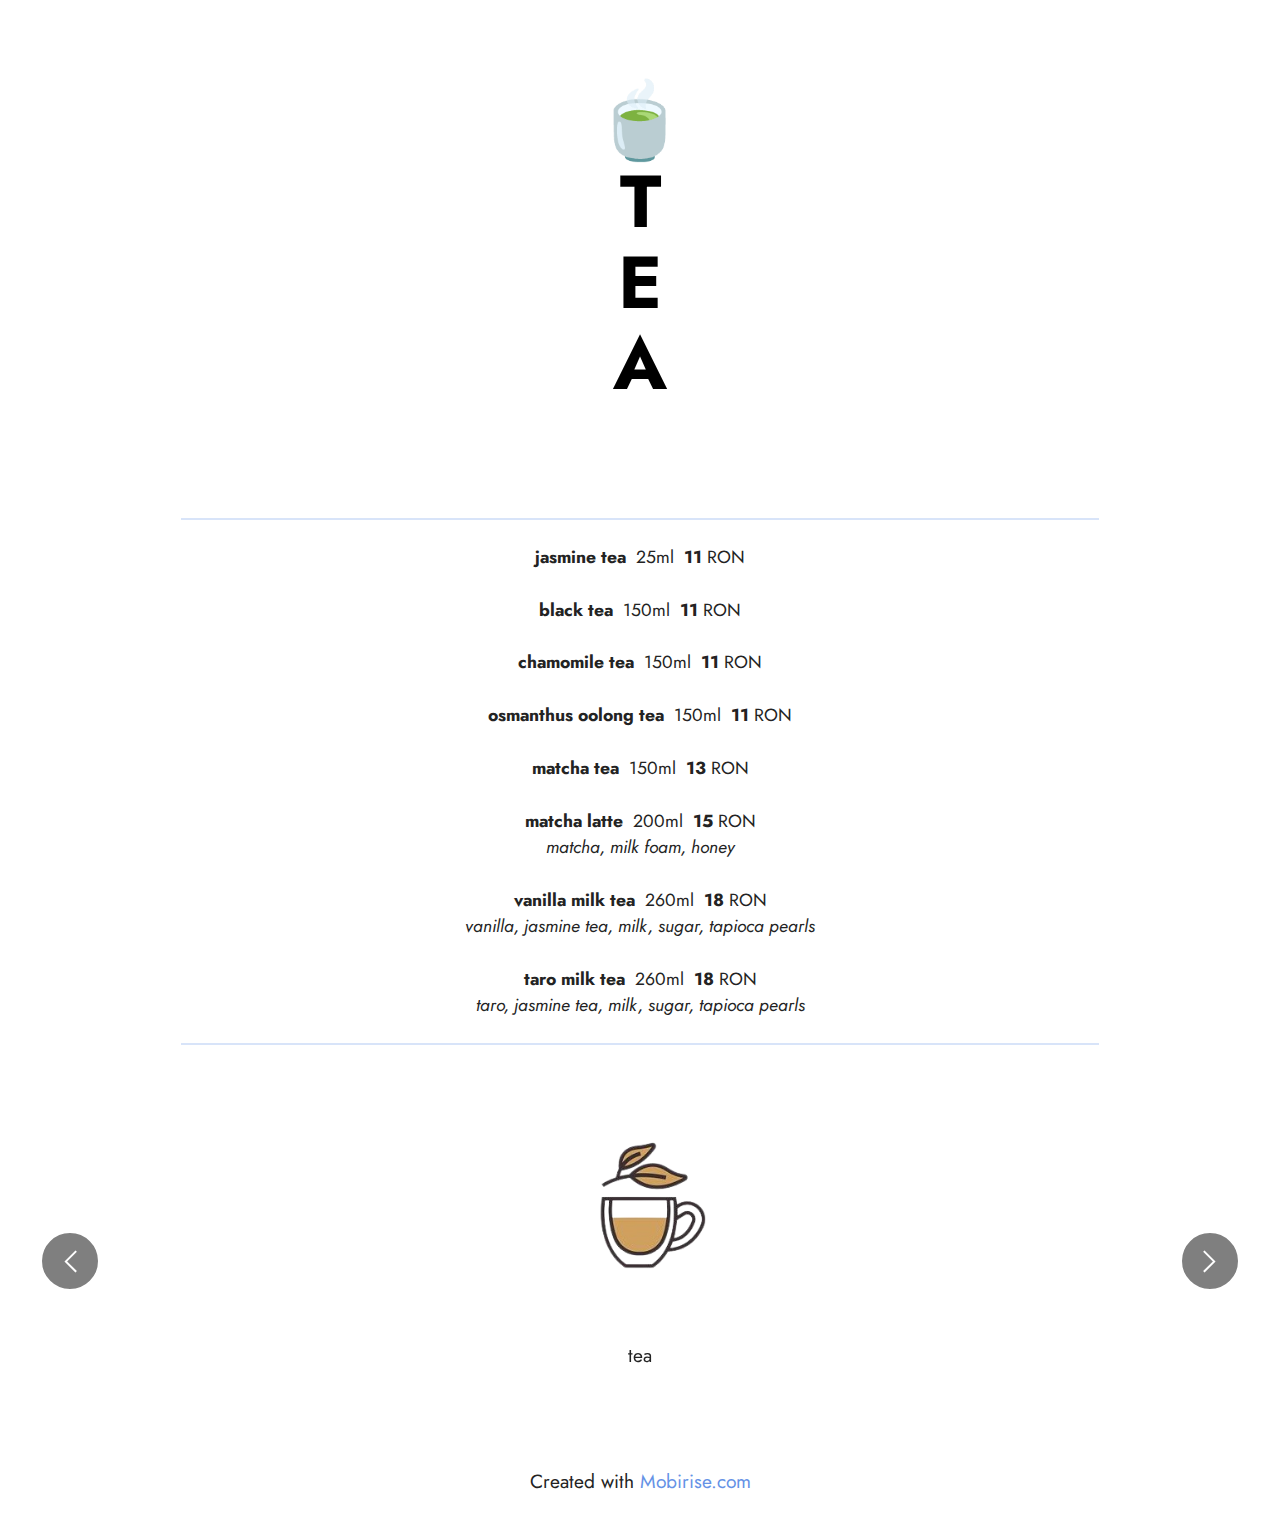
<file: tea.html>
<!DOCTYPE html>
<html  >
<head>
  <!-- Site made with Mobirise Website Builder v5.8.6, https://mobirise.com -->
  <meta charset="UTF-8">
  <meta http-equiv="X-UA-Compatible" content="IE=edge">
  <meta name="generator" content="Mobirise v5.8.6, mobirise.com">
  <meta name="viewport" content="width=device-width, initial-scale=1, minimum-scale=1">
  <link rel="shortcut icon" href="assets/images/logo5.png" type="image/x-icon">
  <meta name="description" content="">
  
  
  <title>tea</title>
  <link rel="stylesheet" href="assets/web/assets/mobirise-icons2/mobirise2.css">
  <link rel="stylesheet" href="assets/bootstrap/css/bootstrap.min.css">
  <link rel="stylesheet" href="assets/bootstrap/css/bootstrap-grid.min.css">
  <link rel="stylesheet" href="assets/bootstrap/css/bootstrap-reboot.min.css">
  <link rel="stylesheet" href="assets/theme/css/style.css">
  <link rel="preload" href="https://fonts.googleapis.com/css?family=Jost:100,200,300,400,500,600,700,800,900,100i,200i,300i,400i,500i,600i,700i,800i,900i&display=swap" as="style" onload="this.onload=null;this.rel='stylesheet'">
  <noscript><link rel="stylesheet" href="https://fonts.googleapis.com/css?family=Jost:100,200,300,400,500,600,700,800,900,100i,200i,300i,400i,500i,600i,700i,800i,900i&display=swap"></noscript>
  <link rel="preload" as="style" href="assets/mobirise/css/mbr-additional.css"><link rel="stylesheet" href="assets/mobirise/css/mbr-additional.css" type="text/css">

  
  
  
</head>
<body>
  
  <section data-bs-version="5.1" class="header10 cid-tCqCFHwSiY" id="header10-y">

    

    
    

    <div class="align-center container-fluid">
        <div class="row justify-content-center">
            <div class="col-md-12 col-lg-9">
                <h1 class="mbr-section-title mbr-fonts-style mb-3 display-1"><strong><br></strong>🍵<br><strong>T</strong><br><strong>E</strong><br><strong>A<br></strong><br></h1>
                
                
                
            </div>
        </div>
    </div>
</section>

<section data-bs-version="5.1" class="content6 cid-tCqCFIlp5c" id="content6-z">
    
    <div class="container">
        <div class="row justify-content-center">
            <div class="col-md-12 col-lg-10">
                <hr class="line">
                <p class="mbr-text align-center mbr-fonts-style my-4 display-4"><strong>jasmine tea&nbsp;&nbsp;</strong>25ml&nbsp;&nbsp;<strong>11</strong> RON
<br>
<br><strong>black tea&nbsp;&nbsp;</strong>150ml&nbsp;&nbsp;<strong>11 </strong>RON
<br><br><strong>chamomile tea</strong>&nbsp; 150ml&nbsp;&nbsp;<strong>11</strong> RON
<br><br><strong>osmanthus oolong tea</strong>&nbsp; 150ml&nbsp; <strong>11</strong> RON
<br><br><strong>matcha tea</strong>&nbsp; 150ml&nbsp;&nbsp;<strong>13</strong> RON 
<br><br><strong>matcha latte</strong>&nbsp; 200ml&nbsp;&nbsp;<strong>15</strong>&nbsp;RON
<br><em>matcha, milk foam, honey<br></em>
<br><strong>vanilla milk tea</strong>&nbsp; 260ml&nbsp;&nbsp;<strong>18</strong>&nbsp;RON
<br><em>vanilla, jasmine tea, milk, sugar, tapioca pearls<br></em>
<br><strong>taro milk tea&nbsp;</strong>  260ml&nbsp;&nbsp;<strong>18</strong>&nbsp;RON
<br><em>taro, jasmine tea, milk, sugar, tapioca pearls</em><br></p>
                <hr class="line">
            </div>
        </div>
    </div>
</section>

<section data-bs-version="5.1" class="people5 mbr-embla cid-tCqCFJcHQf" id="people5-10">

    

    
    

    <div class="position-relative text-center">
        

        <div class="embla" data-skip-snaps="true" data-align="center" data-loop="true" data-auto-play-interval="5" data-draggable="true">
            <div class="embla__viewport container-fluid">
                <div class="embla__container">
                    <div class="embla__slide slider-image item active" style="margin-left: 7rem; margin-right: 7rem;">
                        <div class="user">
                            <div class="user_image">
                                <div class="item-wrapper position-relative">
                                    
                                <a href="cocktails.html" target="false"></a><a href="tea.html" target="false"></a><a href="tea.html"><img src="assets/images/89fd07258c518401b65b8978c0d9ac1d-copy-copy-removebg-preview.png" alt="Mobirise Website Builder" data-slide-to="1" data-bs-slide-to="1"></a></div>
                            </div>
                            <div class="user_text mb-4">
                                <p class="mbr-fonts-style display-7"><a href="tea.html" class="text-black">tea</a></p>
                            </div>
                            
                            
                        </div>
                    </div><div class="embla__slide slider-image item" style="margin-left: 7rem; margin-right: 7rem;">
                        <div class="user">
                            <div class="user_image">
                                <div class="item-wrapper position-relative">
                                    
                                <a href="cocktails.html" target="false"></a><a href="cocktails.html"><img src="assets/images/89fd07258c518401b65b8978c0d9ac1d-copy-copy-2-removebg-preview.png" alt="Mobirise Website Builder" data-slide-to="2" data-bs-slide-to="2"></a></div>
                            </div>
                            <div class="user_text mb-4">
                                <p class="mbr-fonts-style display-7"><a href="cocktails.html" class="text-black">cocktails</a></p>
                            </div>
                            
                            
                        </div>
                    </div><div class="embla__slide slider-image item" style="margin-left: 7rem; margin-right: 7rem;">
                        <div class="user">
                            <div class="user_image">
                                <div class="item-wrapper position-relative">
                                    
                                <a href="coffee.html" target="false"></a><a href="beverages.html" target="false"></a><a href="beverages.html" target="false"></a><a href="refreshments.html"><img src="assets/images/89fd07258c518401b65b8978c0d9ac1d-copy-copy-2-a-removebg-preview.png" alt="Mobirise Website Builder" data-slide-to="3" data-bs-slide-to="3"></a></div>
                            </div>
                            <div class="user_text mb-4">
                                <p class="mbr-fonts-style display-7"><a href="refreshments.html" class="text-black text-primary">refreshments</a></p>
                            </div>
                            
                            
                        </div>
                    </div><div class="embla__slide slider-image item" style="margin-left: 7rem; margin-right: 7rem;">
                        <div class="user">
                            <div class="user_image">
                                <div class="item-wrapper position-relative">
                                    
                                <a href="tea.html" target="false"></a><a href="coffee.html" target="false"></a><a href="coffee.html" target="false"></a><a href="coffee.html"><img src="assets/images/89fd07258c518401b65b8978c0d9ac1d-removebg-preview.png" alt="Mobirise Website Builder" data-slide-to="1" data-bs-slide-to="1"></a></div>
                            </div>
                            <div class="user_text mb-4">
                                <p class="mbr-fonts-style display-7"><a href="coffee.html" class="text-black">coffee</a></p>
                            </div>
                            
                            
                        </div>
                    </div>
                    
                    
                </div>
            </div>
            <button class="embla__button embla__button--prev">
                <span class="mobi-mbri mobi-mbri-arrow-prev mbr-iconfont" aria-hidden="true"></span>
                <span class="sr-only visually-hidden visually-hidden">Previous</span>
            </button>
            <button class="embla__button embla__button--next">
                <span class="mobi-mbri mobi-mbri-arrow-next mbr-iconfont" aria-hidden="true"></span>
                <span class="sr-only visually-hidden visually-hidden">Next</span>
            </button>
        </div>
    </div>
</section><section class="display-7" style="padding: 0;align-items: center;justify-content: center;flex-wrap: wrap;    align-content: center;display: flex;position: relative;height: 4rem;"><a href="https://mobiri.se/2655865" style="flex: 1 1;height: 4rem;position: absolute;width: 100%;z-index: 1;"><img alt="" style="height: 4rem;" src="[data-uri]"></a><p style="margin: 0;text-align: center;" class="display-7">Created with &#8204;</p><a style="z-index:1" href="https://mobirise.com">Mobirise.com </a></section><script src="assets/bootstrap/js/bootstrap.bundle.min.js"></script>  <script src="assets/smoothscroll/smooth-scroll.js"></script>  <script src="assets/ytplayer/index.js"></script>  <script src="assets/embla/embla.min.js"></script>  <script src="assets/embla/script.js"></script>  <script src="assets/theme/js/script.js"></script>  
  
  
</body>
</html>
</file>
<file: assets/web/assets/mobirise-icons2/mobirise2.css>
@font-face {
  font-family: 'Moririse2';
  font-display: swap;
  src:  url('mobirise2.eot?f2bix4');
  src:  url('mobirise2.eot?f2bix4#iefix') format('embedded-opentype'),
    url('mobirise2.ttf?f2bix4') format('truetype'),
    url('mobirise2.woff?f2bix4') format('woff'),
    url('mobirise2.svg?f2bix4#mobirise2') format('svg');
  font-weight: normal;
  font-style: normal;
}

[class^="mobi-"], [class*=" mobi-"] {
  /* use !important to prevent issues with browser extensions that change fonts */
  font-family: 'Moririse2' !important;
  speak: none;
  font-style: normal;
  font-weight: normal;
  font-variant: normal;
  text-transform: none;
  line-height: 1;

  /* Better Font Rendering =========== */
  -webkit-font-smoothing: antialiased;
  -moz-osx-font-smoothing: grayscale;
}

.mobi-mbri-add-submenu:before {
  content: "\e900";
}
.mobi-mbri-alert:before {
  content: "\e901";
}
.mobi-mbri-align-center:before {
  content: "\e902";
}
.mobi-mbri-align-justify:before {
  content: "\e903";
}
.mobi-mbri-align-left:before {
  content: "\e904";
}
.mobi-mbri-align-right:before {
  content: "\e905";
}
.mobi-mbri-android:before {
  content: "\e906";
}
.mobi-mbri-apple:before {
  content: "\e907";
}
.mobi-mbri-arrow-down:before {
  content: "\e908";
}
.mobi-mbri-arrow-next:before {
  content: "\e909";
}
.mobi-mbri-arrow-prev:before {
  content: "\e90a";
}
.mobi-mbri-arrow-up:before {
  content: "\e90b";
}
.mobi-mbri-bold:before {
  content: "\e90c";
}
.mobi-mbri-bookmark:before {
  content: "\e90d";
}
.mobi-mbri-bootstrap:before {
  content: "\e90e";
}
.mobi-mbri-briefcase:before {
  content: "\e90f";
}
.mobi-mbri-browse:before {
  content: "\e910";
}
.mobi-mbri-bulleted-list:before {
  content: "\e911";
}
.mobi-mbri-calendar:before {
  content: "\e912";
}
.mobi-mbri-camera:before {
  content: "\e913";
}
.mobi-mbri-cart-add:before {
  content: "\e914";
}
.mobi-mbri-cart-full:before {
  content: "\e915";
}
.mobi-mbri-cash:before {
  content: "\e916";
}
.mobi-mbri-change-style:before {
  content: "\e917";
}
.mobi-mbri-chat:before {
  content: "\e918";
}
.mobi-mbri-clock:before {
  content: "\e919";
}
.mobi-mbri-close:before {
  content: "\e91a";
}
.mobi-mbri-cloud:before {
  content: "\e91b";
}
.mobi-mbri-code:before {
  content: "\e91c";
}
.mobi-mbri-contact-form:before {
  content: "\e91d";
}
.mobi-mbri-credit-card:before {
  content: "\e91e";
}
.mobi-mbri-cursor-click:before {
  content: "\e91f";
}
.mobi-mbri-cust-feedback:before {
  content: "\e920";
}
.mobi-mbri-database:before {
  content: "\e921";
}
.mobi-mbri-delivery:before {
  content: "\e922";
}
.mobi-mbri-desktop:before {
  content: "\e923";
}
.mobi-mbri-devices:before {
  content: "\e924";
}
.mobi-mbri-down:before {
  content: "\e925";
}
.mobi-mbri-download-2:before {
  content: "\e926";
}
.mobi-mbri-download:before {
  content: "\e927";
}
.mobi-mbri-drag-n-drop-2:before {
  content: "\e928";
}
.mobi-mbri-drag-n-drop:before {
  content: "\e929";
}
.mobi-mbri-edit-2:before {
  content: "\e92a";
}
.mobi-mbri-edit:before {
  content: "\e92b";
}
.mobi-mbri-error:before {
  content: "\e92c";
}
.mobi-mbri-extension:before {
  content: "\e92d";
}
.mobi-mbri-features:before {
  content: "\e92e";
}
.mobi-mbri-file:before {
  content: "\e92f";
}
.mobi-mbri-flag:before {
  content: "\e930";
}
.mobi-mbri-folder:before {
  content: "\e931";
}
.mobi-mbri-gift:before {
  content: "\e932";
}
.mobi-mbri-github:before {
  content: "\e933";
}
.mobi-mbri-globe-2:before {
  content: "\e934";
}
.mobi-mbri-globe:before {
  content: "\e935";
}
.mobi-mbri-growing-chart:before {
  content: "\e936";
}
.mobi-mbri-hearth:before {
  content: "\e937";
}
.mobi-mbri-help:before {
  content: "\e938";
}
.mobi-mbri-home:before {
  content: "\e939";
}
.mobi-mbri-hot-cup:before {
  content: "\e93a";
}
.mobi-mbri-idea:before {
  content: "\e93b";
}
.mobi-mbri-image-gallery:before {
  content: "\e93c";
}
.mobi-mbri-image-slider:before {
  content: "\e93d";
}
.mobi-mbri-info:before {
  content: "\e93e";
}
.mobi-mbri-italic:before {
  content: "\e93f";
}
.mobi-mbri-key:before {
  content: "\e940";
}
.mobi-mbri-laptop:before {
  content: "\e941";
}
.mobi-mbri-layers:before {
  content: "\e942";
}
.mobi-mbri-left-right:before {
  content: "\e943";
}
.mobi-mbri-left:before {
  content: "\e944";
}
.mobi-mbri-letter:before {
  content: "\e945";
}
.mobi-mbri-like:before {
  content: "\e946";
}
.mobi-mbri-link:before {
  content: "\e947";
}
.mobi-mbri-lock:before {
  content: "\e948";
}
.mobi-mbri-login:before {
  content: "\e949";
}
.mobi-mbri-logout:before {
  content: "\e94a";
}
.mobi-mbri-magic-stick:before {
  content: "\e94b";
}
.mobi-mbri-map-pin:before {
  content: "\e94c";
}
.mobi-mbri-menu:before {
  content: "\e94d";
}
.mobi-mbri-mobile-2:before {
  content: "\e94e";
}
.mobi-mbri-mobile-horizontal:before {
  content: "\e94f";
}
.mobi-mbri-mobile:before {
  content: "\e950";
}
.mobi-mbri-mobirise:before {
  content: "\e951";
}
.mobi-mbri-more-horizontal:before {
  content: "\e952";
}
.mobi-mbri-more-vertical:before {
  content: "\e953";
}
.mobi-mbri-music:before {
  content: "\e954";
}
.mobi-mbri-new-file:before {
  content: "\e955";
}
.mobi-mbri-numbered-list:before {
  content: "\e956";
}
.mobi-mbri-opened-folder:before {
  content: "\e957";
}
.mobi-mbri-pages:before {
  content: "\e958";
}
.mobi-mbri-paper-plane:before {
  content: "\e959";
}
.mobi-mbri-paperclip:before {
  content: "\e95a";
}
.mobi-mbri-phone:before {
  content: "\e95b";
}
.mobi-mbri-photo:before {
  content: "\e95c";
}
.mobi-mbri-photos:before {
  content: "\e95d";
}
.mobi-mbri-pin:before {
  content: "\e95e";
}
.mobi-mbri-play:before {
  content: "\e95f";
}
.mobi-mbri-plus:before {
  content: "\e960";
}
.mobi-mbri-preview:before {
  content: "\e961";
}
.mobi-mbri-print:before {
  content: "\e962";
}
.mobi-mbri-protect:before {
  content: "\e963";
}
.mobi-mbri-question:before {
  content: "\e964";
}
.mobi-mbri-quote-left:before {
  content: "\e965";
}
.mobi-mbri-quote-right:before {
  content: "\e966";
}
.mobi-mbri-redo:before {
  content: "\e967";
}
.mobi-mbri-refresh:before {
  content: "\e968";
}
.mobi-mbri-responsive-2:before {
  content: "\e969";
}
.mobi-mbri-responsive:before {
  content: "\e96a";
}
.mobi-mbri-right:before {
  content: "\e96b";
}
.mobi-mbri-rocket:before {
  content: "\e96c";
}
.mobi-mbri-sad-face:before {
  content: "\e96d";
}
.mobi-mbri-sale:before {
  content: "\e96e";
}
.mobi-mbri-save:before {
  content: "\e96f";
}
.mobi-mbri-search:before {
  content: "\e970";
}
.mobi-mbri-setting-2:before {
  content: "\e971";
}
.mobi-mbri-setting-3:before {
  content: "\e972";
}
.mobi-mbri-setting:before {
  content: "\e973";
}
.mobi-mbri-share:before {
  content: "\e974";
}
.mobi-mbri-shopping-bag:before {
  content: "\e975";
}
.mobi-mbri-shopping-basket:before {
  content: "\e976";
}
.mobi-mbri-shopping-cart:before {
  content: "\e977";
}
.mobi-mbri-sites:before {
  content: "\e978";
}
.mobi-mbri-smile-face:before {
  content: "\e979";
}
.mobi-mbri-speed:before {
  content: "\e97a";
}
.mobi-mbri-star:before {
  content: "\e97b";
}
.mobi-mbri-success:before {
  content: "\e97c";
}
.mobi-mbri-sun:before {
  content: "\e97d";
}
.mobi-mbri-sun2:before {
  content: "\e97e";
}
.mobi-mbri-tablet-vertical:before {
  content: "\e97f";
}
.mobi-mbri-tablet:before {
  content: "\e980";
}
.mobi-mbri-target:before {
  content: "\e981";
}
.mobi-mbri-timer:before {
  content: "\e982";
}
.mobi-mbri-to-ftp:before {
  content: "\e983";
}
.mobi-mbri-to-local-drive:before {
  content: "\e984";
}
.mobi-mbri-touch-swipe:before {
  content: "\e985";
}
.mobi-mbri-touch:before {
  content: "\e986";
}
.mobi-mbri-trash:before {
  content: "\e987";
}
.mobi-mbri-underline:before {
  content: "\e988";
}
.mobi-mbri-undo:before {
  content: "\e989";
}
.mobi-mbri-unlink:before {
  content: "\e98a";
}
.mobi-mbri-unlock:before {
  content: "\e98b";
}
.mobi-mbri-up-down:before {
  content: "\e98c";
}
.mobi-mbri-up:before {
  content: "\e98d";
}
.mobi-mbri-update:before {
  content: "\e98e";
}
.mobi-mbri-upload-2:before {
  content: "\e98f";
}
.mobi-mbri-upload:before {
  content: "\e990";
}
.mobi-mbri-user-2:before {
  content: "\e991";
}
.mobi-mbri-user:before {
  content: "\e992";
}
.mobi-mbri-users:before {
  content: "\e993";
}
.mobi-mbri-video-play:before {
  content: "\e994";
}
.mobi-mbri-video:before {
  content: "\e995";
}
.mobi-mbri-watch:before {
  content: "\e996";
}
.mobi-mbri-website-theme-2:before {
  content: "\e997";
}
.mobi-mbri-website-theme:before {
  content: "\e998";
}
.mobi-mbri-wifi:before {
  content: "\e999";
}
.mobi-mbri-windows:before {
  content: "\e99a";
}
.mobi-mbri-zoom-in:before {
  content: "\e99b";
}
.mobi-mbri-zoom-out:before {
  content: "\e99c";
}
</file>
<file: assets/theme/css/style.css>
@charset "UTF-8";
section {
  background-color: #ffffff;
}

body {
  font-style: normal;
  line-height: 1.5;
  font-weight: 400;
  color: #232323;
  position: relative;
}

button {
  background-color: transparent;
  border-color: transparent;
}

section,
.container,
.container-fluid {
  position: relative;
  word-wrap: break-word;
}

a.mbr-iconfont:hover {
  text-decoration: none;
}

.article .lead p,
.article .lead ul,
.article .lead ol,
.article .lead pre,
.article .lead blockquote {
  margin-bottom: 0;
}

a {
  font-style: normal;
  font-weight: 400;
  cursor: pointer;
}
a, a:hover {
  text-decoration: none;
}

.mbr-section-title {
  font-style: normal;
  line-height: 1.3;
}

.mbr-section-subtitle {
  line-height: 1.3;
}

.mbr-text {
  font-style: normal;
  line-height: 1.7;
}

h1,
h2,
h3,
h4,
h5,
h6,
.display-1,
.display-2,
.display-4,
.display-5,
.display-7,
span,
p,
a {
  line-height: 1;
  word-break: break-word;
  word-wrap: break-word;
  font-weight: 400;
}

b,
strong {
  font-weight: bold;
}

input:-webkit-autofill, input:-webkit-autofill:hover, input:-webkit-autofill:focus, input:-webkit-autofill:active {
  transition-delay: 9999s;
  -webkit-transition-property: background-color, color;
  transition-property: background-color, color;
}

textarea[type=hidden] {
  display: none;
}

section {
  background-position: 50% 50%;
  background-repeat: no-repeat;
  background-size: cover;
}
section .mbr-background-video,
section .mbr-background-video-preview {
  position: absolute;
  bottom: 0;
  left: 0;
  right: 0;
  top: 0;
}

.hidden {
  visibility: hidden;
}

.mbr-z-index20 {
  z-index: 20;
}

/*! Base colors */
.mbr-white {
  color: #ffffff;
}

.mbr-black {
  color: #111111;
}

.mbr-bg-white {
  background-color: #ffffff;
}

.mbr-bg-black {
  background-color: #000000;
}

/*! Text-aligns */
.align-left {
  text-align: left;
}

.align-center {
  text-align: center;
}

.align-right {
  text-align: right;
}

/*! Font-weight  */
.mbr-light {
  font-weight: 300;
}

.mbr-regular {
  font-weight: 400;
}

.mbr-semibold {
  font-weight: 500;
}

.mbr-bold {
  font-weight: 700;
}

/*! Media  */
.media-content {
  flex-basis: 100%;
}

.media-container-row {
  display: flex;
  flex-direction: row;
  flex-wrap: wrap;
  justify-content: center;
  align-content: center;
  align-items: start;
}
.media-container-row .media-size-item {
  width: 400px;
}

.media-container-column {
  display: flex;
  flex-direction: column;
  flex-wrap: wrap;
  justify-content: center;
  align-content: center;
  align-items: stretch;
}
.media-container-column > * {
  width: 100%;
}

@media (min-width: 992px) {
  .media-container-row {
    flex-wrap: nowrap;
  }
}
figure {
  margin-bottom: 0;
  overflow: hidden;
}

figure[mbr-media-size] {
  transition: width 0.1s;
}

img,
iframe {
  display: block;
  width: 100%;
}

.card {
  background-color: transparent;
  border: none;
}

.card-box {
  width: 100%;
}

.card-img {
  text-align: center;
  flex-shrink: 0;
  -webkit-flex-shrink: 0;
}

.media {
  max-width: 100%;
  margin: 0 auto;
}

.mbr-figure {
  align-self: center;
}

.media-container > div {
  max-width: 100%;
}

.mbr-figure img,
.card-img img {
  width: 100%;
}

@media (max-width: 991px) {
  .media-size-item {
    width: auto !important;
  }

  .media {
    width: auto;
  }

  .mbr-figure {
    width: 100% !important;
  }
}
/*! Buttons */
.mbr-section-btn {
  margin-left: -0.6rem;
  margin-right: -0.6rem;
  font-size: 0;
}

.btn {
  font-weight: 600;
  border-width: 1px;
  font-style: normal;
  margin: 0.6rem 0.6rem;
  white-space: normal;
  transition: all 0.2s ease-in-out;
  display: inline-flex;
  align-items: center;
  justify-content: center;
  word-break: break-word;
}

.btn-sm {
  font-weight: 600;
  letter-spacing: 0px;
  transition: all 0.3s ease-in-out;
}

.btn-md {
  font-weight: 600;
  letter-spacing: 0px;
  transition: all 0.3s ease-in-out;
}

.btn-lg {
  font-weight: 600;
  letter-spacing: 0px;
  transition: all 0.3s ease-in-out;
}

.btn-form {
  margin: 0;
}
.btn-form:hover {
  cursor: pointer;
}

nav .mbr-section-btn {
  margin-left: 0rem;
  margin-right: 0rem;
}

/*! Btn icon margin */
.btn .mbr-iconfont,
.btn.btn-sm .mbr-iconfont {
  order: 1;
  cursor: pointer;
  margin-left: 0.5rem;
  vertical-align: sub;
}

.btn.btn-md .mbr-iconfont,
.btn.btn-md .mbr-iconfont {
  margin-left: 0.8rem;
}

.mbr-regular {
  font-weight: 400;
}

.mbr-semibold {
  font-weight: 500;
}

.mbr-bold {
  font-weight: 700;
}

[type=submit] {
  -webkit-appearance: none;
}

/*! Full-screen */
.mbr-fullscreen .mbr-overlay {
  min-height: 100vh;
}

.mbr-fullscreen {
  display: flex;
  display: -moz-flex;
  display: -ms-flex;
  display: -o-flex;
  align-items: center;
  min-height: 100vh;
  padding-top: 3rem;
  padding-bottom: 3rem;
}

/*! Map */
.map {
  height: 25rem;
  position: relative;
}
.map iframe {
  width: 100%;
  height: 100%;
}

/*! Scroll to top arrow */
.mbr-arrow-up {
  bottom: 25px;
  right: 90px;
  position: fixed;
  text-align: right;
  z-index: 5000;
  color: #ffffff;
  font-size: 22px;
}

.mbr-arrow-up a {
  background: rgba(0, 0, 0, 0.2);
  border-radius: 50%;
  color: #fff;
  display: inline-block;
  height: 60px;
  width: 60px;
  border: 2px solid #fff;
  outline-style: none !important;
  position: relative;
  text-decoration: none;
  transition: all 0.3s ease-in-out;
  cursor: pointer;
  text-align: center;
}
.mbr-arrow-up a:hover {
  background-color: rgba(0, 0, 0, 0.4);
}
.mbr-arrow-up a i {
  line-height: 60px;
}

.mbr-arrow-up-icon {
  display: block;
  color: #fff;
}

.mbr-arrow-up-icon::before {
  content: "›";
  display: inline-block;
  font-family: serif;
  font-size: 22px;
  line-height: 1;
  font-style: normal;
  position: relative;
  top: 6px;
  left: -4px;
  transform: rotate(-90deg);
}

/*! Arrow Down */
.mbr-arrow {
  position: absolute;
  bottom: 45px;
  left: 50%;
  width: 60px;
  height: 60px;
  cursor: pointer;
  background-color: rgba(80, 80, 80, 0.5);
  border-radius: 50%;
  transform: translateX(-50%);
}
@media (max-width: 767px) {
  .mbr-arrow {
    display: none;
  }
}
.mbr-arrow > a {
  display: inline-block;
  text-decoration: none;
  outline-style: none;
  -webkit-animation: arrowdown 1.7s ease-in-out infinite;
          animation: arrowdown 1.7s ease-in-out infinite;
  color: #ffffff;
}
.mbr-arrow > a > i {
  position: absolute;
  top: -2px;
  left: 15px;
  font-size: 2rem;
}

#scrollToTop a i::before {
  content: "";
  position: absolute;
  display: block;
  border-bottom: 2.5px solid #fff;
  border-left: 2.5px solid #fff;
  width: 27.8%;
  height: 27.8%;
  left: 50%;
  top: 51%;
  transform: translateY(-30%) translateX(-50%) rotate(135deg);
}

@keyframes arrowdown {
  0% {
    transform: translateY(0px);
  }
  50% {
    transform: translateY(-5px);
  }
  100% {
    transform: translateY(0px);
  }
}
@-webkit-keyframes arrowdown {
  0% {
    transform: translateY(0px);
  }
  50% {
    transform: translateY(-5px);
  }
  100% {
    transform: translateY(0px);
  }
}
@media (max-width: 500px) {
  .mbr-arrow-up {
    left: 0;
    right: 0;
    text-align: center;
  }
}
/*Gradients animation*/
@keyframes gradient-animation {
  from {
    background-position: 0% 100%;
    -webkit-animation-timing-function: ease-in-out;
            animation-timing-function: ease-in-out;
  }
  to {
    background-position: 100% 0%;
    -webkit-animation-timing-function: ease-in-out;
            animation-timing-function: ease-in-out;
  }
}
@-webkit-keyframes gradient-animation {
  from {
    background-position: 0% 100%;
    -webkit-animation-timing-function: ease-in-out;
            animation-timing-function: ease-in-out;
  }
  to {
    background-position: 100% 0%;
    -webkit-animation-timing-function: ease-in-out;
            animation-timing-function: ease-in-out;
  }
}
.bg-gradient {
  background-size: 200% 200%;
  animation: gradient-animation 5s infinite alternate;
  -webkit-animation: gradient-animation 5s infinite alternate;
}

.menu .navbar-brand {
  display: -webkit-flex;
}
.menu .navbar-brand span {
  display: flex;
  display: -webkit-flex;
}
.menu .navbar-brand .navbar-caption-wrap {
  display: -webkit-flex;
}
.menu .navbar-brand .navbar-logo img {
  display: -webkit-flex;
  width: auto;
}
@media (min-width: 768px) and (max-width: 991px) {
  .menu .navbar-toggleable-sm .navbar-nav {
    display: -ms-flexbox;
  }
}
@media (max-width: 991px) {
  .menu .navbar-collapse {
    max-height: 93.5vh;
  }
  .menu .navbar-collapse.show {
    overflow: auto;
  }
}
@media (min-width: 992px) {
  .menu .navbar-nav.nav-dropdown {
    display: -webkit-flex;
  }
  .menu .navbar-toggleable-sm .navbar-collapse {
    display: -webkit-flex !important;
  }
  .menu .collapsed .navbar-collapse {
    max-height: 93.5vh;
  }
  .menu .collapsed .navbar-collapse.show {
    overflow: auto;
  }
}
@media (max-width: 767px) {
  .menu .navbar-collapse {
    max-height: 80vh;
  }
}

.nav-link .mbr-iconfont {
  margin-right: 0.5rem;
}

.navbar {
  display: -webkit-flex;
  -webkit-flex-wrap: wrap;
  -webkit-align-items: center;
  -webkit-justify-content: space-between;
}

.navbar-collapse {
  -webkit-flex-basis: 100%;
  -webkit-flex-grow: 1;
  -webkit-align-items: center;
}

.nav-dropdown .link {
  padding: 0.667em 1.667em !important;
  margin: 0 !important;
}

.nav {
  display: -webkit-flex;
  -webkit-flex-wrap: wrap;
}

.row {
  display: -webkit-flex;
  -webkit-flex-wrap: wrap;
}

.justify-content-center {
  -webkit-justify-content: center;
}

.form-inline {
  display: -webkit-flex;
}

.card-wrapper {
  -webkit-flex: 1;
}

.carousel-control {
  z-index: 10;
  display: -webkit-flex;
}

.carousel-controls {
  display: -webkit-flex;
}

.media {
  display: -webkit-flex;
}

.form-group:focus {
  outline: none;
}

.jq-selectbox__select {
  padding: 7px 0;
  position: relative;
}

.jq-selectbox__dropdown {
  overflow: hidden;
  border-radius: 10px;
  position: absolute;
  top: 100%;
  left: 0 !important;
  width: 100% !important;
}

.jq-selectbox__trigger-arrow {
  right: 0;
  transform: translateY(-50%);
}

.jq-selectbox li {
  padding: 1.07em 0.5em;
}

input[type=range] {
  padding-left: 0 !important;
  padding-right: 0 !important;
}

.modal-dialog,
.modal-content {
  height: 100%;
}

.modal-dialog .carousel-inner {
  height: calc(100vh - 1.75rem);
}
@media (max-width: 575px) {
  .modal-dialog .carousel-inner {
    height: calc(100vh - 1rem);
  }
}

.carousel-item {
  text-align: center;
}

.carousel-item img {
  margin: auto;
}

.navbar-toggler {
  align-self: flex-start;
  padding: 0.25rem 0.75rem;
  font-size: 1.25rem;
  line-height: 1;
  background: transparent;
  border: 1px solid transparent;
  border-radius: 0.25rem;
}

.navbar-toggler:focus,
.navbar-toggler:hover {
  text-decoration: none;
  box-shadow: none;
}

.navbar-toggler-icon {
  display: inline-block;
  width: 1.5em;
  height: 1.5em;
  vertical-align: middle;
  content: "";
  background: no-repeat center center;
  background-size: 100% 100%;
}

.navbar-toggler-left {
  position: absolute;
  left: 1rem;
}

.navbar-toggler-right {
  position: absolute;
  right: 1rem;
}

.card-img {
  width: auto;
}

.menu .navbar.collapsed:not(.beta-menu) {
  flex-direction: column;
}

.carousel-item.active,
.carousel-item-next,
.carousel-item-prev {
  display: flex;
}

.note-air-layout .dropup .dropdown-menu,
.note-air-layout .navbar-fixed-bottom .dropdown .dropdown-menu {
  bottom: initial !important;
}

html,
body {
  height: auto;
  min-height: 100vh;
}

.dropup .dropdown-toggle::after {
  display: none;
}

.form-asterisk {
  font-family: initial;
  position: absolute;
  top: -2px;
  font-weight: normal;
}

.form-control-label {
  position: relative;
  cursor: pointer;
  margin-bottom: 0.357em;
  padding: 0;
}

.alert {
  color: #ffffff;
  border-radius: 0;
  border: 0;
  font-size: 1.1rem;
  line-height: 1.5;
  margin-bottom: 1.875rem;
  padding: 1.25rem;
  position: relative;
  text-align: center;
}
.alert.alert-form::after {
  background-color: inherit;
  bottom: -7px;
  content: "";
  display: block;
  height: 14px;
  left: 50%;
  margin-left: -7px;
  position: absolute;
  transform: rotate(45deg);
  width: 14px;
}

.form-control {
  background-color: #ffffff;
  background-clip: border-box;
  color: #232323;
  line-height: 1rem !important;
  height: auto;
  padding: 0.6rem 1.2rem;
  transition: border-color 0.25s ease 0s;
  border: 1px solid transparent !important;
  border-radius: 4px;
  box-shadow: rgba(0, 0, 0, 0.07) 0px 1px 1px 0px, rgba(0, 0, 0, 0.07) 0px 1px 3px 0px, rgba(0, 0, 0, 0.03) 0px 0px 0px 1px;
}
.form-active .form-control:invalid {
  border-color: red;
}

form .row {
  margin-left: -0.6rem;
  margin-right: -0.6rem;
}
form .row [class*=col] {
  padding-left: 0.6rem;
  padding-right: 0.6rem;
}

form .mbr-section-btn {
  margin: 0;
  padding-left: 0.6rem;
  padding-right: 0.6rem;
}

form .btn {
  display: flex;
  padding: 0.6rem 1.2rem;
  margin: 0;
}

form .form-check-input {
  margin-top: 0.5;
}

textarea.form-control {
  line-height: 1.5rem !important;
}

.form-group {
  margin-bottom: 1.2rem;
}

.form-control,
form .btn {
  min-height: 48px;
}

.gdpr-block label span.textGDPR input[name=gdpr] {
  top: 7px;
}

.form-control:focus {
  box-shadow: none;
}

:focus {
  outline: none;
}

.mbr-overlay {
  background-color: #000;
  bottom: 0;
  left: 0;
  opacity: 0.5;
  position: absolute;
  right: 0;
  top: 0;
  z-index: 0;
  pointer-events: none;
}

blockquote {
  font-style: italic;
  padding: 3rem;
  font-size: 1.09rem;
  position: relative;
  border-left: 3px solid;
}

ul,
ol,
pre,
blockquote {
  margin-bottom: 2.3125rem;
}

.mt-4 {
  margin-top: 2rem !important;
}

.mb-4 {
  margin-bottom: 2rem !important;
}

@media (min-width: 992px) {
  .container {
    padding-left: 16px;
    padding-right: 16px;
  }

  .row {
    margin-left: -16px;
    margin-right: -16px;
  }
  .row > [class*=col] {
    padding-left: 16px;
    padding-right: 16px;
  }
}
@media (min-width: 768px) {
  .container-fluid {
    padding-left: 32px;
    padding-right: 32px;
  }
}
@media (min-width: 768px) and (max-width: 991px) {
  .mbr-container {
    padding-left: 32px;
    padding-right: 32px;
  }
}
@media (max-width: 767px) {
  .mbr-container {
    padding-left: 16px;
    padding-right: 16px;
  }
}
.card-wrapper,
.item-wrapper {
  overflow: hidden;
}

.app-video-wrapper > img {
  opacity: 1;
}

.item {
  position: relative;
}

.dropdown-menu .dropdown-menu {
  left: 100%;
}

.dropdown-item + .dropdown-menu {
  display: none;
}

.dropdown-item:hover + .dropdown-menu,
.dropdown-menu:hover {
  display: block;
}

@media (min-aspect-ratio: 16/9) {
  .mbr-video-foreground {
    height: 300% !important;
    top: -100% !important;
  }
}
@media (max-aspect-ratio: 16/9) {
  .mbr-video-foreground {
    width: 300% !important;
    left: -100% !important;
  }
}.engine {
	position: absolute;
	text-indent: -2400px;
	text-align: center;
	padding: 0;
	top: 0;
	left: -2400px;
}
</file>
<file: assets/mobirise/css/mbr-additional.css>
body {
  font-family: Jost;
}
.display-1 {
  font-family: 'Jost', sans-serif;
  font-size: 4.6rem;
  line-height: 1.1;
}
.display-1 > .mbr-iconfont {
  font-size: 5.75rem;
}
.display-2 {
  font-family: 'Jost', sans-serif;
  font-size: 3rem;
  line-height: 1.1;
}
.display-2 > .mbr-iconfont {
  font-size: 3.75rem;
}
.display-4 {
  font-family: 'Jost', sans-serif;
  font-size: 1.1rem;
  line-height: 1.5;
}
.display-4 > .mbr-iconfont {
  font-size: 1.375rem;
}
.display-5 {
  font-family: 'Jost', sans-serif;
  font-size: 2rem;
  line-height: 1.5;
}
.display-5 > .mbr-iconfont {
  font-size: 2.5rem;
}
.display-7 {
  font-family: 'Jost', sans-serif;
  font-size: 1.2rem;
  line-height: 1.5;
}
.display-7 > .mbr-iconfont {
  font-size: 1.5rem;
}
/* ---- Fluid typography for mobile devices ---- */
/* 1.4 - font scale ratio ( bootstrap == 1.42857 ) */
/* 100vw - current viewport width */
/* (48 - 20)  48 == 48rem == 768px, 20 == 20rem == 320px(minimal supported viewport) */
/* 0.65 - min scale variable, may vary */
@media (max-width: 992px) {
  .display-1 {
    font-size: 3.68rem;
  }
}
@media (max-width: 768px) {
  .display-1 {
    font-size: 3.22rem;
    font-size: calc( 2.26rem + (4.6 - 2.26) * ((100vw - 20rem) / (48 - 20)));
    line-height: calc( 1.1 * (2.26rem + (4.6 - 2.26) * ((100vw - 20rem) / (48 - 20))));
  }
  .display-2 {
    font-size: 2.4rem;
    font-size: calc( 1.7rem + (3 - 1.7) * ((100vw - 20rem) / (48 - 20)));
    line-height: calc( 1.3 * (1.7rem + (3 - 1.7) * ((100vw - 20rem) / (48 - 20))));
  }
  .display-4 {
    font-size: 0.88rem;
    font-size: calc( 1.0350000000000001rem + (1.1 - 1.0350000000000001) * ((100vw - 20rem) / (48 - 20)));
    line-height: calc( 1.4 * (1.0350000000000001rem + (1.1 - 1.0350000000000001) * ((100vw - 20rem) / (48 - 20))));
  }
  .display-5 {
    font-size: 1.6rem;
    font-size: calc( 1.35rem + (2 - 1.35) * ((100vw - 20rem) / (48 - 20)));
    line-height: calc( 1.4 * (1.35rem + (2 - 1.35) * ((100vw - 20rem) / (48 - 20))));
  }
  .display-7 {
    font-size: 0.96rem;
    font-size: calc( 1.07rem + (1.2 - 1.07) * ((100vw - 20rem) / (48 - 20)));
    line-height: calc( 1.4 * (1.07rem + (1.2 - 1.07) * ((100vw - 20rem) / (48 - 20))));
  }
}
/* Buttons */
.btn {
  padding: 0.6rem 1.2rem;
  border-radius: 4px;
}
.btn-sm {
  padding: 0.6rem 1.2rem;
  border-radius: 4px;
}
.btn-md {
  padding: 0.6rem 1.2rem;
  border-radius: 4px;
}
.btn-lg {
  padding: 1rem 2.6rem;
  border-radius: 4px;
}
.bg-primary {
  background-color: #6592e6 !important;
}
.bg-success {
  background-color: #40b0bf !important;
}
.bg-info {
  background-color: #47b5ed !important;
}
.bg-warning {
  background-color: #ffe161 !important;
}
.bg-danger {
  background-color: #ff9966 !important;
}
.btn-primary,
.btn-primary:active {
  background-color: #6592e6 !important;
  border-color: #6592e6 !important;
  color: #ffffff !important;
  box-shadow: 0 2px 2px 0 rgba(0, 0, 0, 0.2);
}
.btn-primary:hover,
.btn-primary:focus,
.btn-primary.focus,
.btn-primary.active {
  color: #ffffff !important;
  background-color: #2260d2 !important;
  border-color: #2260d2 !important;
  box-shadow: 0 2px 5px 0 rgba(0, 0, 0, 0.2);
}
.btn-primary.disabled,
.btn-primary:disabled {
  color: #ffffff !important;
  background-color: #2260d2 !important;
  border-color: #2260d2 !important;
}
.btn-secondary,
.btn-secondary:active {
  background-color: #ff6666 !important;
  border-color: #ff6666 !important;
  color: #ffffff !important;
  box-shadow: 0 2px 2px 0 rgba(0, 0, 0, 0.2);
}
.btn-secondary:hover,
.btn-secondary:focus,
.btn-secondary.focus,
.btn-secondary.active {
  color: #ffffff !important;
  background-color: #ff0f0f !important;
  border-color: #ff0f0f !important;
  box-shadow: 0 2px 5px 0 rgba(0, 0, 0, 0.2);
}
.btn-secondary.disabled,
.btn-secondary:disabled {
  color: #ffffff !important;
  background-color: #ff0f0f !important;
  border-color: #ff0f0f !important;
}
.btn-info,
.btn-info:active {
  background-color: #47b5ed !important;
  border-color: #47b5ed !important;
  color: #ffffff !important;
  box-shadow: 0 2px 2px 0 rgba(0, 0, 0, 0.2);
}
.btn-info:hover,
.btn-info:focus,
.btn-info.focus,
.btn-info.active {
  color: #ffffff !important;
  background-color: #148cca !important;
  border-color: #148cca !important;
  box-shadow: 0 2px 5px 0 rgba(0, 0, 0, 0.2);
}
.btn-info.disabled,
.btn-info:disabled {
  color: #ffffff !important;
  background-color: #148cca !important;
  border-color: #148cca !important;
}
.btn-success,
.btn-success:active {
  background-color: #40b0bf !important;
  border-color: #40b0bf !important;
  color: #ffffff !important;
  box-shadow: 0 2px 2px 0 rgba(0, 0, 0, 0.2);
}
.btn-success:hover,
.btn-success:focus,
.btn-success.focus,
.btn-success.active {
  color: #ffffff !important;
  background-color: #2a747e !important;
  border-color: #2a747e !important;
  box-shadow: 0 2px 5px 0 rgba(0, 0, 0, 0.2);
}
.btn-success.disabled,
.btn-success:disabled {
  color: #ffffff !important;
  background-color: #2a747e !important;
  border-color: #2a747e !important;
}
.btn-warning,
.btn-warning:active {
  background-color: #ffe161 !important;
  border-color: #ffe161 !important;
  color: #614f00 !important;
  box-shadow: 0 2px 2px 0 rgba(0, 0, 0, 0.2);
}
.btn-warning:hover,
.btn-warning:focus,
.btn-warning.focus,
.btn-warning.active {
  color: #0a0800 !important;
  background-color: #ffd10a !important;
  border-color: #ffd10a !important;
  box-shadow: 0 2px 5px 0 rgba(0, 0, 0, 0.2);
}
.btn-warning.disabled,
.btn-warning:disabled {
  color: #614f00 !important;
  background-color: #ffd10a !important;
  border-color: #ffd10a !important;
}
.btn-danger,
.btn-danger:active {
  background-color: #ff9966 !important;
  border-color: #ff9966 !important;
  color: #ffffff !important;
  box-shadow: 0 2px 2px 0 rgba(0, 0, 0, 0.2);
}
.btn-danger:hover,
.btn-danger:focus,
.btn-danger.focus,
.btn-danger.active {
  color: #ffffff !important;
  background-color: #ff5f0f !important;
  border-color: #ff5f0f !important;
  box-shadow: 0 2px 5px 0 rgba(0, 0, 0, 0.2);
}
.btn-danger.disabled,
.btn-danger:disabled {
  color: #ffffff !important;
  background-color: #ff5f0f !important;
  border-color: #ff5f0f !important;
}
.btn-white,
.btn-white:active {
  background-color: #fafafa !important;
  border-color: #fafafa !important;
  color: #7a7a7a !important;
  box-shadow: 0 2px 2px 0 rgba(0, 0, 0, 0.2);
}
.btn-white:hover,
.btn-white:focus,
.btn-white.focus,
.btn-white.active {
  color: #4f4f4f !important;
  background-color: #cfcfcf !important;
  border-color: #cfcfcf !important;
  box-shadow: 0 2px 5px 0 rgba(0, 0, 0, 0.2);
}
.btn-white.disabled,
.btn-white:disabled {
  color: #7a7a7a !important;
  background-color: #cfcfcf !important;
  border-color: #cfcfcf !important;
}
.btn-black,
.btn-black:active {
  background-color: #232323 !important;
  border-color: #232323 !important;
  color: #ffffff !important;
  box-shadow: 0 2px 2px 0 rgba(0, 0, 0, 0.2);
}
.btn-black:hover,
.btn-black:focus,
.btn-black.focus,
.btn-black.active {
  color: #ffffff !important;
  background-color: #000000 !important;
  border-color: #000000 !important;
  box-shadow: 0 2px 5px 0 rgba(0, 0, 0, 0.2);
}
.btn-black.disabled,
.btn-black:disabled {
  color: #ffffff !important;
  background-color: #000000 !important;
  border-color: #000000 !important;
}
.btn-primary-outline,
.btn-primary-outline:active {
  background-color: transparent !important;
  border-color: transparent;
  color: #6592e6;
}
.btn-primary-outline:hover,
.btn-primary-outline:focus,
.btn-primary-outline.focus,
.btn-primary-outline.active {
  color: #2260d2 !important;
  background-color: transparent!important;
  border-color: transparent!important;
  box-shadow: none!important;
}
.btn-primary-outline.disabled,
.btn-primary-outline:disabled {
  color: #ffffff !important;
  background-color: #6592e6 !important;
  border-color: #6592e6 !important;
}
.btn-secondary-outline,
.btn-secondary-outline:active {
  background-color: transparent !important;
  border-color: transparent;
  color: #ff6666;
}
.btn-secondary-outline:hover,
.btn-secondary-outline:focus,
.btn-secondary-outline.focus,
.btn-secondary-outline.active {
  color: #ff0f0f !important;
  background-color: transparent!important;
  border-color: transparent!important;
  box-shadow: none!important;
}
.btn-secondary-outline.disabled,
.btn-secondary-outline:disabled {
  color: #ffffff !important;
  background-color: #ff6666 !important;
  border-color: #ff6666 !important;
}
.btn-info-outline,
.btn-info-outline:active {
  background-color: transparent !important;
  border-color: transparent;
  color: #47b5ed;
}
.btn-info-outline:hover,
.btn-info-outline:focus,
.btn-info-outline.focus,
.btn-info-outline.active {
  color: #148cca !important;
  background-color: transparent!important;
  border-color: transparent!important;
  box-shadow: none!important;
}
.btn-info-outline.disabled,
.btn-info-outline:disabled {
  color: #ffffff !important;
  background-color: #47b5ed !important;
  border-color: #47b5ed !important;
}
.btn-success-outline,
.btn-success-outline:active {
  background-color: transparent !important;
  border-color: transparent;
  color: #40b0bf;
}
.btn-success-outline:hover,
.btn-success-outline:focus,
.btn-success-outline.focus,
.btn-success-outline.active {
  color: #2a747e !important;
  background-color: transparent!important;
  border-color: transparent!important;
  box-shadow: none!important;
}
.btn-success-outline.disabled,
.btn-success-outline:disabled {
  color: #ffffff !important;
  background-color: #40b0bf !important;
  border-color: #40b0bf !important;
}
.btn-warning-outline,
.btn-warning-outline:active {
  background-color: transparent !important;
  border-color: transparent;
  color: #ffe161;
}
.btn-warning-outline:hover,
.btn-warning-outline:focus,
.btn-warning-outline.focus,
.btn-warning-outline.active {
  color: #ffd10a !important;
  background-color: transparent!important;
  border-color: transparent!important;
  box-shadow: none!important;
}
.btn-warning-outline.disabled,
.btn-warning-outline:disabled {
  color: #614f00 !important;
  background-color: #ffe161 !important;
  border-color: #ffe161 !important;
}
.btn-danger-outline,
.btn-danger-outline:active {
  background-color: transparent !important;
  border-color: transparent;
  color: #ff9966;
}
.btn-danger-outline:hover,
.btn-danger-outline:focus,
.btn-danger-outline.focus,
.btn-danger-outline.active {
  color: #ff5f0f !important;
  background-color: transparent!important;
  border-color: transparent!important;
  box-shadow: none!important;
}
.btn-danger-outline.disabled,
.btn-danger-outline:disabled {
  color: #ffffff !important;
  background-color: #ff9966 !important;
  border-color: #ff9966 !important;
}
.btn-black-outline,
.btn-black-outline:active {
  background-color: transparent !important;
  border-color: transparent;
  color: #232323;
}
.btn-black-outline:hover,
.btn-black-outline:focus,
.btn-black-outline.focus,
.btn-black-outline.active {
  color: #000000 !important;
  background-color: transparent!important;
  border-color: transparent!important;
  box-shadow: none!important;
}
.btn-black-outline.disabled,
.btn-black-outline:disabled {
  color: #ffffff !important;
  background-color: #232323 !important;
  border-color: #232323 !important;
}
.btn-white-outline,
.btn-white-outline:active {
  background-color: transparent !important;
  border-color: transparent;
  color: #fafafa;
}
.btn-white-outline:hover,
.btn-white-outline:focus,
.btn-white-outline.focus,
.btn-white-outline.active {
  color: #cfcfcf !important;
  background-color: transparent!important;
  border-color: transparent!important;
  box-shadow: none!important;
}
.btn-white-outline.disabled,
.btn-white-outline:disabled {
  color: #7a7a7a !important;
  background-color: #fafafa !important;
  border-color: #fafafa !important;
}
.text-primary {
  color: #6592e6 !important;
}
.text-secondary {
  color: #ff6666 !important;
}
.text-success {
  color: #40b0bf !important;
}
.text-info {
  color: #47b5ed !important;
}
.text-warning {
  color: #ffe161 !important;
}
.text-danger {
  color: #ff9966 !important;
}
.text-white {
  color: #fafafa !important;
}
.text-black {
  color: #232323 !important;
}
a.text-primary:hover,
a.text-primary:focus,
a.text-primary.active {
  color: #205ac5 !important;
}
a.text-secondary:hover,
a.text-secondary:focus,
a.text-secondary.active {
  color: #ff0000 !important;
}
a.text-success:hover,
a.text-success:focus,
a.text-success.active {
  color: #266a73 !important;
}
a.text-info:hover,
a.text-info:focus,
a.text-info.active {
  color: #1283bc !important;
}
a.text-warning:hover,
a.text-warning:focus,
a.text-warning.active {
  color: #facb00 !important;
}
a.text-danger:hover,
a.text-danger:focus,
a.text-danger.active {
  color: #ff5500 !important;
}
a.text-white:hover,
a.text-white:focus,
a.text-white.active {
  color: #c7c7c7 !important;
}
a.text-black:hover,
a.text-black:focus,
a.text-black.active {
  color: #000000 !important;
}
a[class*="text-"]:not(.nav-link):not(.dropdown-item):not([role]):not(.navbar-caption) {
  position: relative;
  background-image: transparent;
  background-size: 10000px 2px;
  background-repeat: no-repeat;
  background-position: 0px 1.2em;
  background-position: -10000px 1.2em;
}
a[class*="text-"]:not(.nav-link):not(.dropdown-item):not([role]):not(.navbar-caption):hover {
  transition: background-position 2s ease-in-out;
  background-image: linear-gradient(currentColor 50%, currentColor 50%);
  background-position: 0px 1.2em;
}
.nav-tabs .nav-link.active {
  color: #6592e6;
}
.nav-tabs .nav-link:not(.active) {
  color: #232323;
}
.alert-success {
  background-color: #70c770;
}
.alert-info {
  background-color: #47b5ed;
}
.alert-warning {
  background-color: #ffe161;
}
.alert-danger {
  background-color: #ff9966;
}
.mbr-gallery-filter li.active .btn {
  background-color: #6592e6;
  border-color: #6592e6;
  color: #ffffff;
}
.mbr-gallery-filter li.active .btn:focus {
  box-shadow: none;
}
a,
a:hover {
  color: #6592e6;
}
.mbr-plan-header.bg-primary .mbr-plan-subtitle,
.mbr-plan-header.bg-primary .mbr-plan-price-desc {
  color: #ffffff;
}
.mbr-plan-header.bg-success .mbr-plan-subtitle,
.mbr-plan-header.bg-success .mbr-plan-price-desc {
  color: #a0d8df;
}
.mbr-plan-header.bg-info .mbr-plan-subtitle,
.mbr-plan-header.bg-info .mbr-plan-price-desc {
  color: #ffffff;
}
.mbr-plan-header.bg-warning .mbr-plan-subtitle,
.mbr-plan-header.bg-warning .mbr-plan-price-desc {
  color: #ffffff;
}
.mbr-plan-header.bg-danger .mbr-plan-subtitle,
.mbr-plan-header.bg-danger .mbr-plan-price-desc {
  color: #ffffff;
}
/* Scroll to top button*/
.scrollToTop_wraper {
  display: none;
}
.form-control {
  font-family: 'Jost', sans-serif;
  font-size: 1.1rem;
  line-height: 1.5;
  font-weight: 400;
}
.form-control > .mbr-iconfont {
  font-size: 1.375rem;
}
.form-control:hover,
.form-control:focus {
  box-shadow: rgba(0, 0, 0, 0.07) 0px 1px 1px 0px, rgba(0, 0, 0, 0.07) 0px 1px 3px 0px, rgba(0, 0, 0, 0.03) 0px 0px 0px 1px;
  border-color: #6592e6 !important;
}
.form-control:-webkit-input-placeholder {
  font-family: 'Jost', sans-serif;
  font-size: 1.1rem;
  line-height: 1.5;
  font-weight: 400;
}
.form-control:-webkit-input-placeholder > .mbr-iconfont {
  font-size: 1.375rem;
}
blockquote {
  border-color: #6592e6;
}
/* Forms */
.jq-selectbox li:hover,
.jq-selectbox li.selected {
  background-color: #6592e6;
  color: #ffffff;
}
.jq-number__spin {
  transition: 0.25s ease;
}
.jq-number__spin:hover {
  border-color: #6592e6;
}
.jq-selectbox .jq-selectbox__trigger-arrow,
.jq-number__spin.minus:after,
.jq-number__spin.plus:after {
  transition: 0.4s;
  border-top-color: #353535;
  border-bottom-color: #353535;
}
.jq-selectbox:hover .jq-selectbox__trigger-arrow,
.jq-number__spin.minus:hover:after,
.jq-number__spin.plus:hover:after {
  border-top-color: #6592e6;
  border-bottom-color: #6592e6;
}
.xdsoft_datetimepicker .xdsoft_calendar td.xdsoft_default,
.xdsoft_datetimepicker .xdsoft_calendar td.xdsoft_current,
.xdsoft_datetimepicker .xdsoft_timepicker .xdsoft_time_box > div > div.xdsoft_current {
  color: #ffffff !important;
  background-color: #6592e6 !important;
  box-shadow: none !important;
}
.xdsoft_datetimepicker .xdsoft_calendar td:hover,
.xdsoft_datetimepicker .xdsoft_timepicker .xdsoft_time_box > div > div:hover {
  color: #000000 !important;
  background: #ff6666 !important;
  box-shadow: none !important;
}
.lazy-bg {
  background-image: none !important;
}
.lazy-placeholder:not(section),
.lazy-none {
  display: block;
  position: relative;
  padding-bottom: 56.25%;
  width: 100%;
  height: auto;
}
iframe.lazy-placeholder,
.lazy-placeholder:after {
  content: '';
  position: absolute;
  width: 200px;
  height: 200px;
  background: transparent no-repeat center;
  background-size: contain;
  top: 50%;
  left: 50%;
  transform: translateX(-50%) translateY(-50%);
  background-image: url("data:image/svg+xml;charset=UTF-8,%3csvg width='32' height='32' viewBox='0 0 64 64' xmlns='http://www.w3.org/2000/svg' stroke='%236592e6' %3e%3cg fill='none' fill-rule='evenodd'%3e%3cg transform='translate(16 16)' stroke-width='2'%3e%3ccircle stroke-opacity='.5' cx='16' cy='16' r='16'/%3e%3cpath d='M32 16c0-9.94-8.06-16-16-16'%3e%3canimateTransform attributeName='transform' type='rotate' from='0 16 16' to='360 16 16' dur='1s' repeatCount='indefinite'/%3e%3c/path%3e%3c/g%3e%3c/g%3e%3c/svg%3e");
}
section.lazy-placeholder:after {
  opacity: 0.5;
}
body {
  overflow-x: hidden;
}
a {
  transition: color 0.6s;
}
.cid-tCh1yjXAVl {
  padding-top: 5rem;
  padding-bottom: 2rem;
  background-color: #ffffff;
}
.cid-tCh1yjXAVl .mbr-fallback-image.disabled {
  display: none;
}
.cid-tCh1yjXAVl .mbr-fallback-image {
  display: block;
  background-size: cover;
  background-position: center center;
  width: 100%;
  height: 100%;
  position: absolute;
  top: 0;
}
.cid-tCh1yjXAVl .image-wrap img {
  width: 100%;
}
@media (min-width: 992px) {
  .cid-tCh1yjXAVl .image-wrap img {
    display: block;
    margin: auto;
    width: 10%;
  }
}
.cid-tCh1yjXAVl .mbr-section-title {
  color: #000000;
}
.cid-tCh7k32I3K {
  padding-top: 3rem;
  padding-bottom: 3rem;
  background-color: #ffffff;
}
.cid-tCh7k32I3K .mbr-fallback-image.disabled {
  display: none;
}
.cid-tCh7k32I3K .mbr-fallback-image {
  display: block;
  background-size: cover;
  background-position: center center;
  width: 100%;
  height: 100%;
  position: absolute;
  top: 0;
}
.cid-tCh7k32I3K .embla__slide {
  display: flex;
  justify-content: center;
  position: relative;
  min-width: 570px;
  max-width: 570px;
}
@media (max-width: 768px) {
  .cid-tCh7k32I3K .embla__slide {
    min-width: 70%;
    max-width: initial;
    margin-left: 1rem !important;
    margin-right: 1rem !important;
  }
}
.cid-tCh7k32I3K .embla__button--next,
.cid-tCh7k32I3K .embla__button--prev {
  display: flex;
}
.cid-tCh7k32I3K .embla__button {
  top: 50%;
  width: 60px;
  height: 60px;
  margin-top: -1.5rem;
  font-size: 22px;
  background-color: rgba(0, 0, 0, 0.5);
  color: #fff;
  border: 2px solid #fff;
  border-radius: 50%;
  transition: all 0.3s;
  position: absolute;
  display: flex;
  justify-content: center;
  align-items: center;
}
.cid-tCh7k32I3K .embla__button:disabled {
  cursor: default;
  display: none;
}
.cid-tCh7k32I3K .embla__button:hover {
  background: #000;
  color: rgba(255, 255, 255, 0.5);
}
.cid-tCh7k32I3K .embla__button.embla__button--prev {
  left: 0;
  margin-left: 2.5rem;
}
.cid-tCh7k32I3K .embla__button.embla__button--next {
  right: 0;
  margin-right: 2.5rem;
}
@media (max-width: 768px) {
  .cid-tCh7k32I3K .embla__button {
    top: auto;
  }
}
.cid-tCh7k32I3K .user_image {
  width: 200px;
  height: 200px;
  margin-bottom: 1.6rem;
  overflow: hidden;
  border-radius: 50%;
  margin: 0 auto 2rem auto;
}
.cid-tCh7k32I3K .user_image .item-wrapper {
  width: 200px;
  height: 200px;
}
.cid-tCh7k32I3K .user_image img {
  width: 100%;
  min-width: 100%;
  min-height: 100%;
  object-fit: cover;
}
@media (max-width: 230px) {
  .cid-tCh7k32I3K .user_image {
    width: 100%;
    height: auto;
  }
}
.cid-tCh7k32I3K .embla {
  position: relative;
  width: 100%;
}
.cid-tCh7k32I3K .embla__viewport {
  overflow: hidden;
  width: 100%;
}
.cid-tCh7k32I3K .embla__viewport.is-draggable {
  cursor: grab;
}
.cid-tCh7k32I3K .embla__viewport.is-dragging {
  cursor: grabbing;
}
.cid-tCh7k32I3K .embla__container {
  display: flex;
  user-select: none;
  -webkit-touch-callout: none;
  -khtml-user-select: none;
  -webkit-tap-highlight-color: transparent;
}
.cid-tCqBmDxnC4 {
  padding-top: 0rem;
  padding-bottom: 0rem;
  background-color: #ffffff;
}
.cid-tCqBmDxnC4 .mbr-fallback-image.disabled {
  display: none;
}
.cid-tCqBmDxnC4 .mbr-fallback-image {
  display: block;
  background-size: cover;
  background-position: center center;
  width: 100%;
  height: 100%;
  position: absolute;
  top: 0;
}
.cid-tCqBmDxnC4 .image-wrap img {
  width: 100%;
}
@media (min-width: 992px) {
  .cid-tCqBmDxnC4 .image-wrap img {
    display: block;
    margin: auto;
    width: 10%;
  }
}
.cid-tCqBmDxnC4 .mbr-section-title {
  color: #000000;
}
.cid-tCqBmGczHM {
  padding-top: 1rem;
  padding-bottom: 1rem;
  background-color: #ffffff;
}
.cid-tCqBmGczHM .line {
  background-color: #6592e6;
  align: center;
  height: 2px;
  margin: 0 auto;
}
.cid-tCqBmEqTFA {
  padding-top: 3rem;
  padding-bottom: 3rem;
  background-color: #ffffff;
}
.cid-tCqBmEqTFA .mbr-fallback-image.disabled {
  display: none;
}
.cid-tCqBmEqTFA .mbr-fallback-image {
  display: block;
  background-size: cover;
  background-position: center center;
  width: 100%;
  height: 100%;
  position: absolute;
  top: 0;
}
.cid-tCqBmEqTFA .embla__slide {
  display: flex;
  justify-content: center;
  position: relative;
  min-width: 570px;
  max-width: 570px;
}
@media (max-width: 768px) {
  .cid-tCqBmEqTFA .embla__slide {
    min-width: 70%;
    max-width: initial;
    margin-left: 1rem !important;
    margin-right: 1rem !important;
  }
}
.cid-tCqBmEqTFA .embla__button--next,
.cid-tCqBmEqTFA .embla__button--prev {
  display: flex;
}
.cid-tCqBmEqTFA .embla__button {
  top: 50%;
  width: 60px;
  height: 60px;
  margin-top: -1.5rem;
  font-size: 22px;
  background-color: rgba(0, 0, 0, 0.5);
  color: #fff;
  border: 2px solid #fff;
  border-radius: 50%;
  transition: all 0.3s;
  position: absolute;
  display: flex;
  justify-content: center;
  align-items: center;
}
.cid-tCqBmEqTFA .embla__button:disabled {
  cursor: default;
  display: none;
}
.cid-tCqBmEqTFA .embla__button:hover {
  background: #000;
  color: rgba(255, 255, 255, 0.5);
}
.cid-tCqBmEqTFA .embla__button.embla__button--prev {
  left: 0;
  margin-left: 2.5rem;
}
.cid-tCqBmEqTFA .embla__button.embla__button--next {
  right: 0;
  margin-right: 2.5rem;
}
@media (max-width: 768px) {
  .cid-tCqBmEqTFA .embla__button {
    top: auto;
  }
}
.cid-tCqBmEqTFA .user_image {
  width: 200px;
  height: 200px;
  margin-bottom: 1.6rem;
  overflow: hidden;
  border-radius: 50%;
  margin: 0 auto 2rem auto;
}
.cid-tCqBmEqTFA .user_image .item-wrapper {
  width: 200px;
  height: 200px;
}
.cid-tCqBmEqTFA .user_image img {
  width: 100%;
  min-width: 100%;
  min-height: 100%;
  object-fit: cover;
}
@media (max-width: 230px) {
  .cid-tCqBmEqTFA .user_image {
    width: 100%;
    height: auto;
  }
}
.cid-tCqBmEqTFA .embla {
  position: relative;
  width: 100%;
}
.cid-tCqBmEqTFA .embla__viewport {
  overflow: hidden;
  width: 100%;
}
.cid-tCqBmEqTFA .embla__viewport.is-draggable {
  cursor: grab;
}
.cid-tCqBmEqTFA .embla__viewport.is-dragging {
  cursor: grabbing;
}
.cid-tCqBmEqTFA .embla__container {
  display: flex;
  user-select: none;
  -webkit-touch-callout: none;
  -khtml-user-select: none;
  -webkit-tap-highlight-color: transparent;
}
.cid-tCqCFHwSiY {
  padding-top: 0rem;
  padding-bottom: 0rem;
  background-color: #ffffff;
}
.cid-tCqCFHwSiY .mbr-fallback-image.disabled {
  display: none;
}
.cid-tCqCFHwSiY .mbr-fallback-image {
  display: block;
  background-size: cover;
  background-position: center center;
  width: 100%;
  height: 100%;
  position: absolute;
  top: 0;
}
.cid-tCqCFHwSiY .image-wrap img {
  width: 100%;
}
@media (min-width: 992px) {
  .cid-tCqCFHwSiY .image-wrap img {
    display: block;
    margin: auto;
    width: 10%;
  }
}
.cid-tCqCFHwSiY .mbr-section-title {
  color: #000000;
}
.cid-tCqCFIlp5c {
  padding-top: 1rem;
  padding-bottom: 1rem;
  background-color: #ffffff;
}
.cid-tCqCFIlp5c .line {
  background-color: #6592e6;
  align: center;
  height: 2px;
  margin: 0 auto;
}
.cid-tCqCFJcHQf {
  padding-top: 3rem;
  padding-bottom: 3rem;
  background-color: #ffffff;
}
.cid-tCqCFJcHQf .mbr-fallback-image.disabled {
  display: none;
}
.cid-tCqCFJcHQf .mbr-fallback-image {
  display: block;
  background-size: cover;
  background-position: center center;
  width: 100%;
  height: 100%;
  position: absolute;
  top: 0;
}
.cid-tCqCFJcHQf .embla__slide {
  display: flex;
  justify-content: center;
  position: relative;
  min-width: 570px;
  max-width: 570px;
}
@media (max-width: 768px) {
  .cid-tCqCFJcHQf .embla__slide {
    min-width: 70%;
    max-width: initial;
    margin-left: 1rem !important;
    margin-right: 1rem !important;
  }
}
.cid-tCqCFJcHQf .embla__button--next,
.cid-tCqCFJcHQf .embla__button--prev {
  display: flex;
}
.cid-tCqCFJcHQf .embla__button {
  top: 50%;
  width: 60px;
  height: 60px;
  margin-top: -1.5rem;
  font-size: 22px;
  background-color: rgba(0, 0, 0, 0.5);
  color: #fff;
  border: 2px solid #fff;
  border-radius: 50%;
  transition: all 0.3s;
  position: absolute;
  display: flex;
  justify-content: center;
  align-items: center;
}
.cid-tCqCFJcHQf .embla__button:disabled {
  cursor: default;
  display: none;
}
.cid-tCqCFJcHQf .embla__button:hover {
  background: #000;
  color: rgba(255, 255, 255, 0.5);
}
.cid-tCqCFJcHQf .embla__button.embla__button--prev {
  left: 0;
  margin-left: 2.5rem;
}
.cid-tCqCFJcHQf .embla__button.embla__button--next {
  right: 0;
  margin-right: 2.5rem;
}
@media (max-width: 768px) {
  .cid-tCqCFJcHQf .embla__button {
    top: auto;
  }
}
.cid-tCqCFJcHQf .user_image {
  width: 200px;
  height: 200px;
  margin-bottom: 1.6rem;
  overflow: hidden;
  border-radius: 50%;
  margin: 0 auto 2rem auto;
}
.cid-tCqCFJcHQf .user_image .item-wrapper {
  width: 200px;
  height: 200px;
}
.cid-tCqCFJcHQf .user_image img {
  width: 100%;
  min-width: 100%;
  min-height: 100%;
  object-fit: cover;
}
@media (max-width: 230px) {
  .cid-tCqCFJcHQf .user_image {
    width: 100%;
    height: auto;
  }
}
.cid-tCqCFJcHQf .embla {
  position: relative;
  width: 100%;
}
.cid-tCqCFJcHQf .embla__viewport {
  overflow: hidden;
  width: 100%;
}
.cid-tCqCFJcHQf .embla__viewport.is-draggable {
  cursor: grab;
}
.cid-tCqCFJcHQf .embla__viewport.is-dragging {
  cursor: grabbing;
}
.cid-tCqCFJcHQf .embla__container {
  display: flex;
  user-select: none;
  -webkit-touch-callout: none;
  -khtml-user-select: none;
  -webkit-tap-highlight-color: transparent;
}
.cid-tCqCFmRjb0 {
  padding-top: 0rem;
  padding-bottom: 0rem;
  background-color: #ffffff;
}
.cid-tCqCFmRjb0 .mbr-fallback-image.disabled {
  display: none;
}
.cid-tCqCFmRjb0 .mbr-fallback-image {
  display: block;
  background-size: cover;
  background-position: center center;
  width: 100%;
  height: 100%;
  position: absolute;
  top: 0;
}
.cid-tCqCFmRjb0 .image-wrap img {
  width: 100%;
}
@media (min-width: 992px) {
  .cid-tCqCFmRjb0 .image-wrap img {
    display: block;
    margin: auto;
    width: 10%;
  }
}
.cid-tCqCFmRjb0 .mbr-section-title {
  color: #000000;
}
.cid-tCqCFnxvl0 {
  padding-top: 1rem;
  padding-bottom: 1rem;
  background-color: #ffffff;
}
.cid-tCqCFnxvl0 .line {
  background-color: #6592e6;
  align: center;
  height: 2px;
  margin: 0 auto;
}
.cid-tCqCFo8rit {
  padding-top: 3rem;
  padding-bottom: 3rem;
  background-color: #ffffff;
}
.cid-tCqCFo8rit .mbr-fallback-image.disabled {
  display: none;
}
.cid-tCqCFo8rit .mbr-fallback-image {
  display: block;
  background-size: cover;
  background-position: center center;
  width: 100%;
  height: 100%;
  position: absolute;
  top: 0;
}
.cid-tCqCFo8rit .embla__slide {
  display: flex;
  justify-content: center;
  position: relative;
  min-width: 570px;
  max-width: 570px;
}
@media (max-width: 768px) {
  .cid-tCqCFo8rit .embla__slide {
    min-width: 70%;
    max-width: initial;
    margin-left: 1rem !important;
    margin-right: 1rem !important;
  }
}
.cid-tCqCFo8rit .embla__button--next,
.cid-tCqCFo8rit .embla__button--prev {
  display: flex;
}
.cid-tCqCFo8rit .embla__button {
  top: 50%;
  width: 60px;
  height: 60px;
  margin-top: -1.5rem;
  font-size: 22px;
  background-color: rgba(0, 0, 0, 0.5);
  color: #fff;
  border: 2px solid #fff;
  border-radius: 50%;
  transition: all 0.3s;
  position: absolute;
  display: flex;
  justify-content: center;
  align-items: center;
}
.cid-tCqCFo8rit .embla__button:disabled {
  cursor: default;
  display: none;
}
.cid-tCqCFo8rit .embla__button:hover {
  background: #000;
  color: rgba(255, 255, 255, 0.5);
}
.cid-tCqCFo8rit .embla__button.embla__button--prev {
  left: 0;
  margin-left: 2.5rem;
}
.cid-tCqCFo8rit .embla__button.embla__button--next {
  right: 0;
  margin-right: 2.5rem;
}
@media (max-width: 768px) {
  .cid-tCqCFo8rit .embla__button {
    top: auto;
  }
}
.cid-tCqCFo8rit .user_image {
  width: 200px;
  height: 200px;
  margin-bottom: 1.6rem;
  overflow: hidden;
  border-radius: 50%;
  margin: 0 auto 2rem auto;
}
.cid-tCqCFo8rit .user_image .item-wrapper {
  width: 200px;
  height: 200px;
}
.cid-tCqCFo8rit .user_image img {
  width: 100%;
  min-width: 100%;
  min-height: 100%;
  object-fit: cover;
}
@media (max-width: 230px) {
  .cid-tCqCFo8rit .user_image {
    width: 100%;
    height: auto;
  }
}
.cid-tCqCFo8rit .embla {
  position: relative;
  width: 100%;
}
.cid-tCqCFo8rit .embla__viewport {
  overflow: hidden;
  width: 100%;
}
.cid-tCqCFo8rit .embla__viewport.is-draggable {
  cursor: grab;
}
.cid-tCqCFo8rit .embla__viewport.is-dragging {
  cursor: grabbing;
}
.cid-tCqCFo8rit .embla__container {
  display: flex;
  user-select: none;
  -webkit-touch-callout: none;
  -khtml-user-select: none;
  -webkit-tap-highlight-color: transparent;
}
.cid-tCqCEIhe8S {
  padding-top: 0rem;
  padding-bottom: 0rem;
  background-color: #ffffff;
}
.cid-tCqCEIhe8S .mbr-fallback-image.disabled {
  display: none;
}
.cid-tCqCEIhe8S .mbr-fallback-image {
  display: block;
  background-size: cover;
  background-position: center center;
  width: 100%;
  height: 100%;
  position: absolute;
  top: 0;
}
.cid-tCqCEIhe8S .image-wrap img {
  width: 100%;
}
@media (min-width: 992px) {
  .cid-tCqCEIhe8S .image-wrap img {
    display: block;
    margin: auto;
    width: 10%;
  }
}
.cid-tCqCEIhe8S .mbr-section-title {
  color: #000000;
}
.cid-tCqCEJ7hsK {
  padding-top: 1rem;
  padding-bottom: 1rem;
  background-color: #ffffff;
}
.cid-tCqCEJ7hsK .line {
  background-color: #6592e6;
  align: center;
  height: 2px;
  margin: 0 auto;
}
.cid-tCqCEK1wnT {
  padding-top: 3rem;
  padding-bottom: 3rem;
  background-color: #ffffff;
}
.cid-tCqCEK1wnT .mbr-fallback-image.disabled {
  display: none;
}
.cid-tCqCEK1wnT .mbr-fallback-image {
  display: block;
  background-size: cover;
  background-position: center center;
  width: 100%;
  height: 100%;
  position: absolute;
  top: 0;
}
.cid-tCqCEK1wnT .embla__slide {
  display: flex;
  justify-content: center;
  position: relative;
  min-width: 570px;
  max-width: 570px;
}
@media (max-width: 768px) {
  .cid-tCqCEK1wnT .embla__slide {
    min-width: 70%;
    max-width: initial;
    margin-left: 1rem !important;
    margin-right: 1rem !important;
  }
}
.cid-tCqCEK1wnT .embla__button--next,
.cid-tCqCEK1wnT .embla__button--prev {
  display: flex;
}
.cid-tCqCEK1wnT .embla__button {
  top: 50%;
  width: 60px;
  height: 60px;
  margin-top: -1.5rem;
  font-size: 22px;
  background-color: rgba(0, 0, 0, 0.5);
  color: #fff;
  border: 2px solid #fff;
  border-radius: 50%;
  transition: all 0.3s;
  position: absolute;
  display: flex;
  justify-content: center;
  align-items: center;
}
.cid-tCqCEK1wnT .embla__button:disabled {
  cursor: default;
  display: none;
}
.cid-tCqCEK1wnT .embla__button:hover {
  background: #000;
  color: rgba(255, 255, 255, 0.5);
}
.cid-tCqCEK1wnT .embla__button.embla__button--prev {
  left: 0;
  margin-left: 2.5rem;
}
.cid-tCqCEK1wnT .embla__button.embla__button--next {
  right: 0;
  margin-right: 2.5rem;
}
@media (max-width: 768px) {
  .cid-tCqCEK1wnT .embla__button {
    top: auto;
  }
}
.cid-tCqCEK1wnT .user_image {
  width: 200px;
  height: 200px;
  margin-bottom: 1.6rem;
  overflow: hidden;
  border-radius: 50%;
  margin: 0 auto 2rem auto;
}
.cid-tCqCEK1wnT .user_image .item-wrapper {
  width: 200px;
  height: 200px;
}
.cid-tCqCEK1wnT .user_image img {
  width: 100%;
  min-width: 100%;
  min-height: 100%;
  object-fit: cover;
}
@media (max-width: 230px) {
  .cid-tCqCEK1wnT .user_image {
    width: 100%;
    height: auto;
  }
}
.cid-tCqCEK1wnT .embla {
  position: relative;
  width: 100%;
}
.cid-tCqCEK1wnT .embla__viewport {
  overflow: hidden;
  width: 100%;
}
.cid-tCqCEK1wnT .embla__viewport.is-draggable {
  cursor: grab;
}
.cid-tCqCEK1wnT .embla__viewport.is-dragging {
  cursor: grabbing;
}
.cid-tCqCEK1wnT .embla__container {
  display: flex;
  user-select: none;
  -webkit-touch-callout: none;
  -khtml-user-select: none;
  -webkit-tap-highlight-color: transparent;
}
</file>
